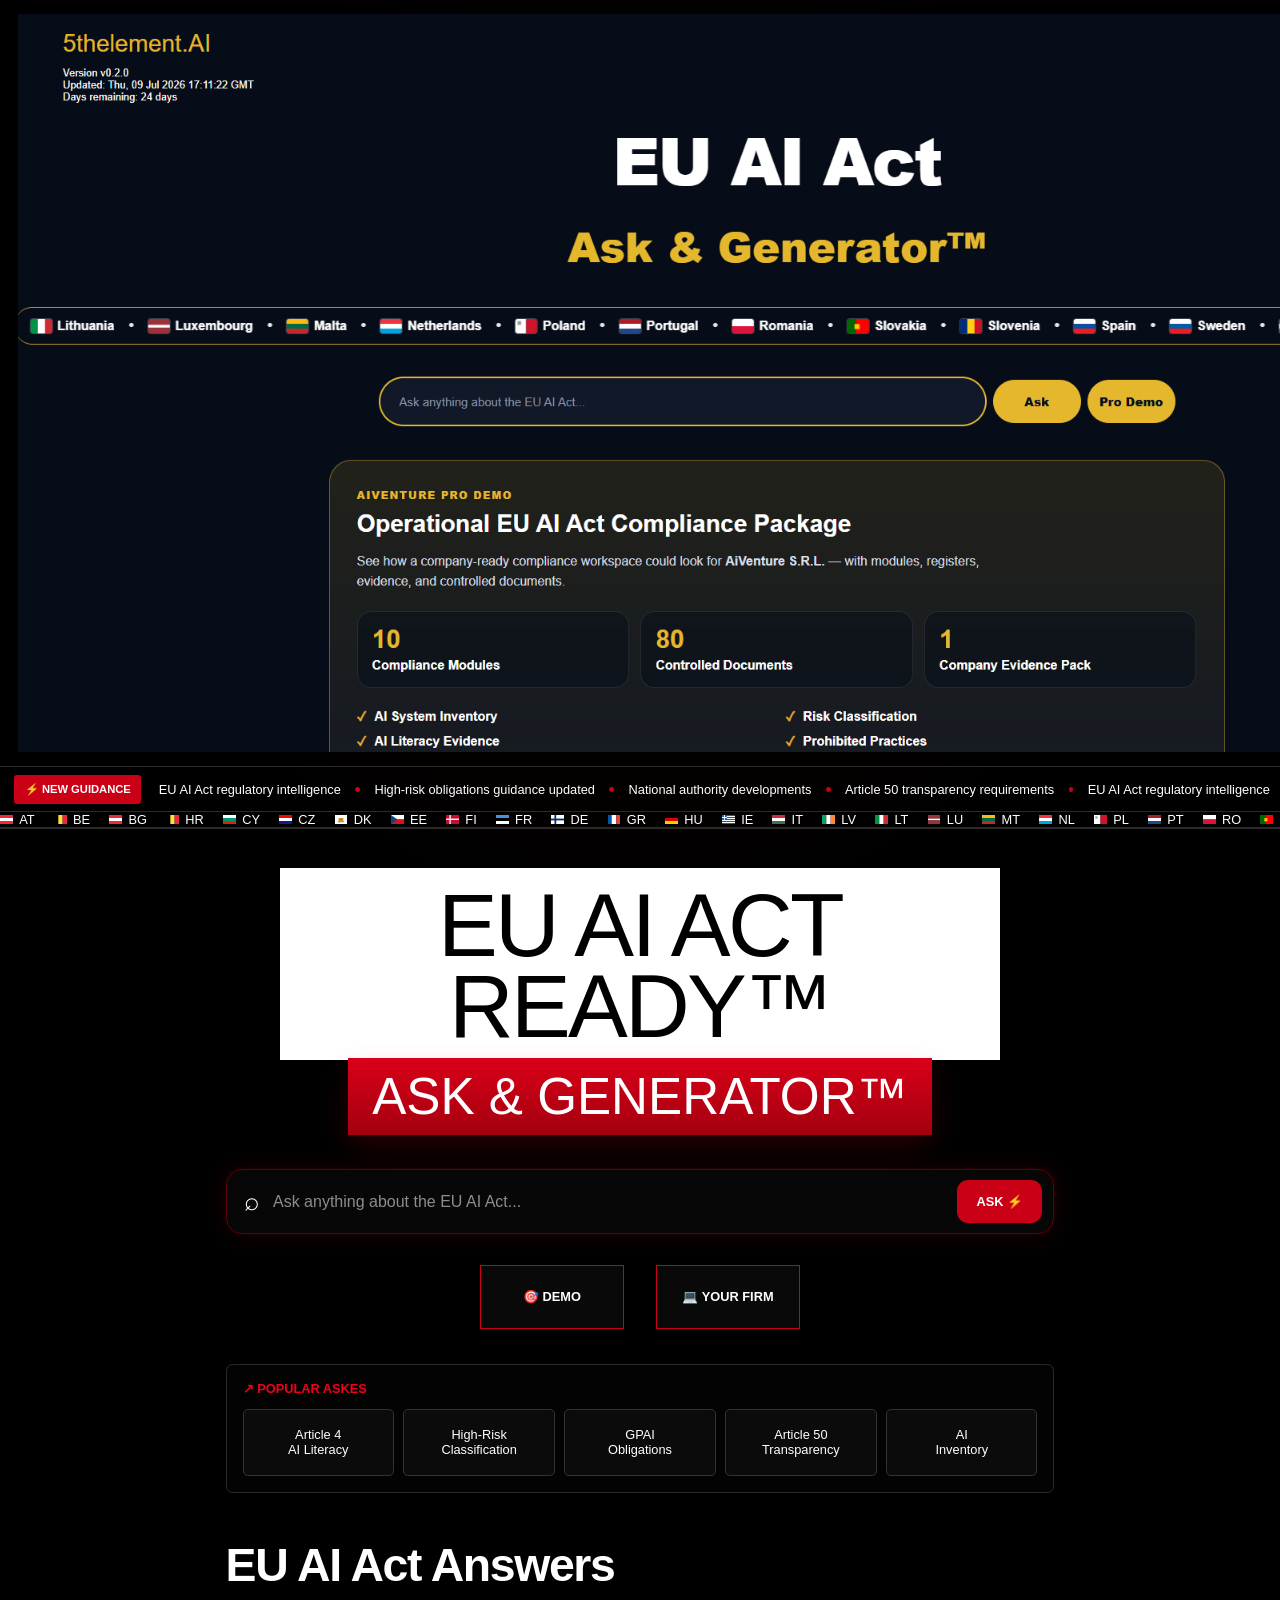
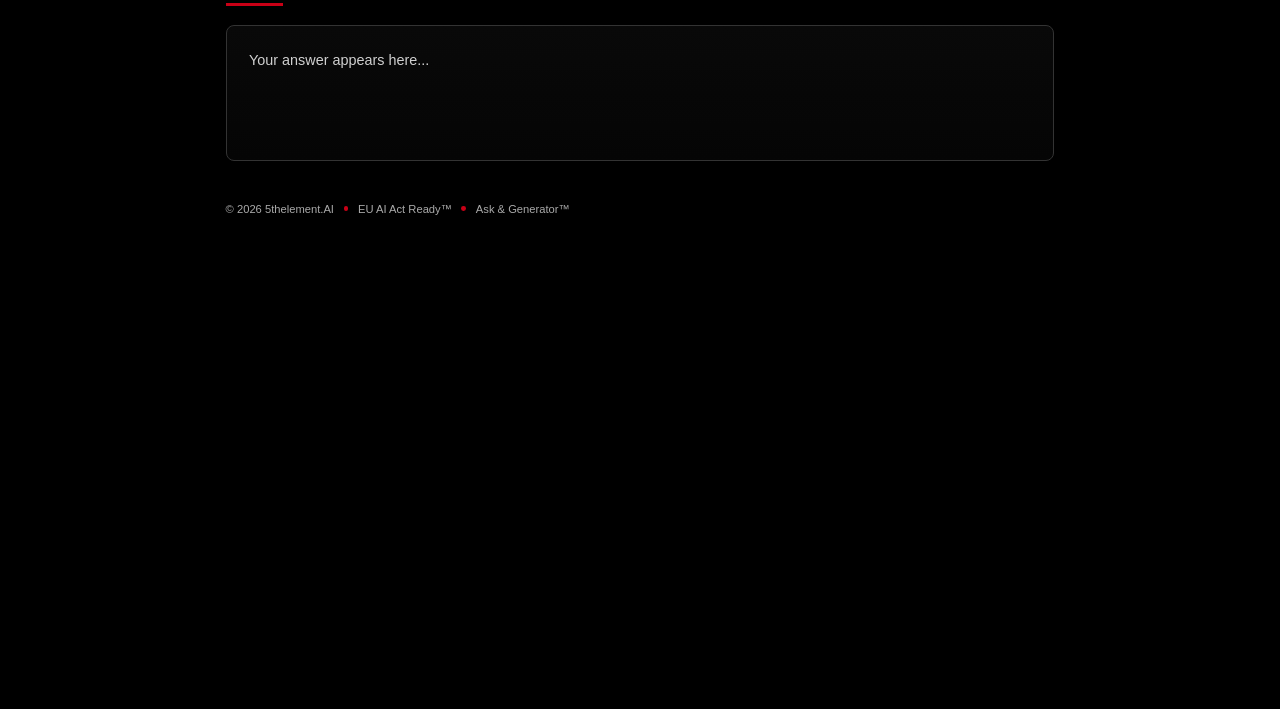
<file: index.html>
<!DOCTYPE html>
<html lang="en">
<head>
<meta charset="UTF-8">
<meta name="viewport" content="width=device-width, initial-scale=1.0">

<title>EU AI Act Ask & Generator™ | EU AI Act Ready™</title>

<meta
  name="description"
  content="Ask the EU AI Act and generate structured compliance readiness guidance with EU AI Act Ready™."
>

<style>
:root{
  --black:#000;
  --panel:#090909;
  --panel2:#111;
  --white:#fff;
  --muted:#a8a8a8;
  --border:#2a2a2a;
  --red:#c90016;
  --red2:#ef001c;
}

*{
  box-sizing:border-box;
}
html{
  background:#000;
  color-scheme:dark;
  -webkit-text-size-adjust:100%;
  text-size-adjust:100%;
}
  
body{
  margin:0;
  min-height:100vh;
  background:
    radial-gradient(
      circle at 50% 22%,
      rgba(120,0,0,.12),
      transparent 34%
    ),
    #000;
  color:#fff;
  font-family:Inter,Arial,Helvetica,sans-serif;
  zoom:0.80;
}

a{
  color:inherit;
}

button,
input{
  font:inherit;
}

/* HEADER */

.site-header{
  min-height:84px;
  display:flex;
  align-items:center;
  justify-content:space-between;
  padding:18px 22px;
  border-bottom:1px solid var(--border);
}

.brand{
  display:flex;
  align-items:center;
  gap:12px;
  text-decoration:none;
}

.brand-mark{
  width:56px;
  height:56px;
  display:grid;
  place-items:center;
  border:1px solid var(--red);
  font-size:25px;
}

.brand-name{
  display:flex;
  flex-direction:column;
  font-weight:900;
  line-height:.92;
  font-size:20px;
}

.actions{
  display:flex;
  gap:12px;
  align-items:center;
}

.login{
  border:1px solid #777;
  padding:11px 18px;
  border-radius:8px;
  text-decoration:none;
}

.menu{
  background:none;
  border:0;
  color:#fff;
  font-size:28px;
  cursor:pointer;
}

/* NEWS AND COUNTRY STREAM */

.stream{
  border-bottom:1px solid var(--border);
}

.news,
.countries{
  heigh:48px;
  display:flex;
  align-items:center;
  overflow:hidden;
  border-bottom:1px solid var(--border);
}

.news{
  height:56px;
}

.news-label{
  flex:0 0 auto;
  margin-left:18px;
  padding:10px 13px;
  background:var(--red);
  border-radius:4px;
  font-size:14px;
  font-weight:900;
  z-index:2;
}

.viewport{
  overflow:hidden;
  min-width:0;
}

.news-track{
  width:max-content;
  display:flex;
  gap:18px;
  align-items:center;
  padding-left:22px;
  white-space:nowrap;
  animation:news 28s linear infinite;
}

.dot{
  width:6px;
  height:6px;
  border-radius:50%;
  background:var(--red);
  display:inline-block;
}
.country-track{
  width:max-content;
  display:flex;
  gap:24px;
  white-space:nowrap;
  animation:countries 60s linear infinite;
  transform:translateX(0);
}


/* MAIN */

main{
  width:min(100%,1080px);
  margin:0 auto;
  padding:48px 22px 24px;
}

/* HERO */

.hero{
  display:flex;
  flex-direction:column;
  align-items:center;
}

.hero-title{
  width:100%;
  max-width:900px;
  background:#fff;
  color:#000;
  text-align:center;
  font-family:Impact,"Arial Narrow",sans-serif;
  font-size:clamp(50px,9vw,112px);
  line-height:.9;
  letter-spacing:-.03em;
  padding:22px 18px 17px;
  text-transform:uppercase;
}

.hero-subtitle{
  margin-top:-2px;
  background:linear-gradient(#d90018,#a30010);
  color:#fff;
  text-align:center;
  font-family:Impact,"Arial Narrow",sans-serif;
  font-size:clamp(31px,5vw,64px);
  line-height:1;
  padding:16px 30px;
  text-transform:uppercase;
  box-shadow:0 14px 32px rgba(200,0,20,.2);
}

/* Ask */

.Ask-wrap{
  padding-top:42px;
}

.Ask-shell{
  display:grid;
  grid-template-columns:auto 1fr auto;
  gap:14px;
  align-items:center;
  min-height:82px;
  padding:12px 14px 12px 22px;
  border:1px solid #5b000a;
  border-radius:20px;
  background:rgba(8,8,8,.9);
  box-shadow:
    0 0 0 1px rgba(255,0,25,.08),
    0 0 28px rgba(255,0,25,.12);
}

.Ask-icon{
  font-size:32px;
}

.Ask-shell input{
  width:100%;
  min-width:0;
  border:0;
  outline:0;
  background:transparent;
  color:#fff;
  font-size:20px;
}

.Ask-shell input::placeholder{
  color:#8d8d8d;
}

.Ask-shell button{
  min-height:54px;
  border:0;
  border-radius:14px;
  padding:0 24px;
  background:var(--red);
  color:#fff;
  font-weight:900;
  cursor:pointer;
}

/* DEMO AND FIRM LINKS */

.links{
   display:flex;
  justify-content:center;
  align-items:center;
  gap:40px;
  margin:38px auto 0;
}
.links a{
  display:flex;
  flex-direction:column;
  align-items:center;
  justify-content:center;
  width:180px;
  height:80px;
  gap:7px;
  border:2px solid var(--red);
  border-radius:0px;
  background:#090909;
  color:#fff;
  text-align:center;
  text-decoration:none;
  font-size:16px;
  text-decoration:none;
  font-weight:900;
  transition:.2s;
}

.links a:hover{
  background:var(--red);
}


.links strong{
  font-size:16px;
  font-weight:900
}

.links span{
  color:var(--muted);
  font-size:14px;
}

.divider{
  width:1px;
  height:72px;
  background:var(--border);
}

/* POPULAR AskES */

.popular{
  margin-top:44px;
  padding:20px;
  border:1px solid var(--border);
  border-radius:8px;
  background:rgba(5,5,5,.78);
}

.popular h2{
  margin:0 0 16px;
  color:var(--red2);
  font-size:16px;
  text-transform:uppercase;
}

.chips{
  display:grid;
  grid-template-columns:repeat(5,1fr);
  gap:12px;
}

.chips button{
  min-height:84px;
  border:1px solid #333;
  border-radius:6px;
  background:#0b0b0b;
  color:#fff;
  padding:12px;
  cursor:pointer;
}

.chips button:hover{
  border-color:var(--red);
  background:#140004;
}

/* ANSWER AREA */

.answers{
  margin-top:56px;
}

.answers h2{
  margin:0;
  font-size:clamp(34px,6vw,58px);
  letter-spacing:-.03em;
}

.redline{
  width:72px;
  height:4px;
  background:var(--red);
  margin-top:14px;
}

.answer-box{
  min-height:170px;
  margin-top:24px;
  padding:28px;
  border:1px solid #333;
  border-radius:10px;
  background:linear-gradient(#090909,#050505);
  color:#d0d0d0;
  font-size:18px;
  line-height:1.6;
}

/* FOOTER */

footer{
  width:min(100%,1080px);
  margin:0 auto;
  padding:28px 22px 40px;
  display:flex;
  gap:12px;
  align-items:center;
  flex-wrap:wrap;
  color:#aaa;
  font-size:14px;
}

/* ANIMATIONS */

@keyframes news{
  from{
    transform:translateX(0);
  }

  to{
    transform:translateX(-45%);
  }
}
@keyframes countries{
  from{
    transform:translateX(0);
  }

  to{
    transform:translateX(-45%);
  }
}

/* MOBILE */

@media(max-width:720px){

  .site-header{
    min-height:76px;
    padding:15px;
  }

  .brand-mark{
    width:48px;
    height:48px;
  }

  .brand-name{
    font-size:17px;
  }

  .login{
    padding:9px 14px;
  }

  main{
    padding:38px 16px 22px;
  }

  .hero-title{
    font-size:clamp(48px,13vw,76px);
    padding:18px 10px 14px;
  }

  .hero-subtitle{
    max-width:88%;
    font-size:clamp(28px,7vw,43px);
    padding:13px 18px;
  }

  .Ask-shell{
    min-height:74px;
    padding-left:16px;
  }

  .Ask-shell button{
    min-height:50px;
    padding:0 16px;
  }

  .links{
    gap:14px;
  }

  .chips{
    display:flex;
    overflow-x:auto;
    padding-bottom:6px;
  }

  .chips button{
    flex:0 0 145px;
  }
}

@media(prefers-reduced-motion:reduce){

  .news-track,
  .country-track{
    animation:none;
  }
}
  .country-track{
  width:max-content;
  display:flex;
  gap:24px;
  white-space:nowrap;
  animation:countries 60s linear infinite;
  transform:translateX(0);
}

.country-track span{
  display:flex;
  align-items:center;
  gap:8px;
}

.country-track img{
  width:16px;
  height:11px;
  object-fit:cover;
}
</style>
</head>

<body>

<header class="site-header">

  <a class="brand" href="#">
    <img 
  src="assets/logo/5thelement-logo.png"
  alt="5thelement.AI"
  class="brand-logo"
>
  </a>

  <div class="actions">
    <a class="login" href="#">Login</a>

    <button class="menu" aria-label="Menu">
      ☰
    </button>
  </div>

</header>

<section class="stream">

  <div class="news">

    <span class="news-label">
      ⚡  NEW GUIDANCE
    </span>

    <div class="viewport">

      <div class="news-track">
        <span>EU AI Act regulatory intelligence</span>
        <span class="dot"></span>

        <span>High-risk obligations guidance updated</span>
        <span class="dot"></span>

        <span>National authority developments</span>
        <span class="dot"></span>

        <span>Article 50 transparency requirements</span>
        <span class="dot"></span>

        <span>EU AI Act regulatory intelligence</span>
      </div>

    </div>

  </div>
<div class="countries">

  <div class="country-track">

    <span><img src="assets/flags/at.svg"> AT</span>
    <span><img src="assets/flags/be.svg"> BE</span>
    <span><img src="assets/flags/bg.svg"> BG</span>
    <span><img src="assets/flags/hr.svg"> HR</span>
    <span><img src="assets/flags/cy.svg"> CY</span>
    <span><img src="assets/flags/cz.svg"> CZ</span>
    <span><img src="assets/flags/dk.svg"> DK</span>
    <span><img src="assets/flags/ee.svg"> EE</span>
    <span><img src="assets/flags/fi.svg"> FI</span>
    <span><img src="assets/flags/fr.svg"> FR</span>
    <span><img src="assets/flags/de.svg"> DE</span>
    <span><img src="assets/flags/gr.svg"> GR</span>
    <span><img src="assets/flags/hu.svg"> HU</span>
    <span><img src="assets/flags/ie.svg"> IE</span>
    <span><img src="assets/flags/it.svg"> IT</span>
    <span><img src="assets/flags/lv.svg"> LV</span>
    <span><img src="assets/flags/lt.svg"> LT</span>
    <span><img src="assets/flags/lu.svg"> LU</span>
    <span><img src="assets/flags/mt.svg"> MT</span>
    <span><img src="assets/flags/nl.svg"> NL</span>
    <span><img src="assets/flags/pl.svg"> PL</span>
    <span><img src="assets/flags/pt.svg"> PT</span>
    <span><img src="assets/flags/ro.svg"> RO</span>
    <span><img src="assets/flags/sk.svg"> SK</span>
    <span><img src="assets/flags/si.svg"> SI</span>
    <span><img src="assets/flags/es.svg"> ES</span>
    <span><img src="assets/flags/se.svg"> SE</span>

  </div>

</div>
</section>

<main>

  <section class="hero">

    <div class="hero-title">
      EU AI ACT READY™
    </div>

    <div class="hero-subtitle">
      Ask &amp; GENERATOR™
    </div>

  </section>

  <section class="Ask-wrap">

    <div class="Ask-shell">

      <span class="Ask-icon">
        ⌕
      </span>

      <input
        id="question"
        type="text"
        placeholder="Ask anything about the EU AI Act..."
        autocomplete="off"
      >

      <button id="ask">
        ASK ⚡
      </button>

    </div>

    <div class="links">

  <a href="demo.html">
    <strong>🎯 DEMO</strong>
  </a>

  <a href="your-firm.html">
    <strong>💻 YOUR FIRM</strong>
  </a>

</div>

  </section>

  <section class="popular">

    <h2>
      ↗ Popular Askes
    </h2>

    <div class="chips">

      <button
        data-q="What does Article 4 require for AI literacy?"
      >
        Article 4<br>
        AI Literacy
      </button>

      <button
        data-q="How do I classify a high-risk AI system?"
      >
        High-Risk<br>
        Classification
      </button>
<button
  data-q="Article 53?"
>
  GPAI<br>
  Obligations
</button>
      
      <button
        data-q="What does Article 50 require?"
      >
        Article 50<br>
        Transparency
      </button>

      <button
        data-q="How should I create an AI inventory?"
      >
        AI<br>
        Inventory
      </button>

    </div>

  </section>

  <section class="answers">

    <h2>
      EU AI Act Answers
    </h2>

    <div class="redline"></div>

    <div
      id="answer"
      class="answer-box"
    >
      Your answer appears here...
    </div>

  </section>

</main>

<footer>

  <span>
    © 2026 5thelement.AI
  </span>

  <span class="dot"></span>

  <span>
    EU AI Act Ready™
  </span>

  <span class="dot"></span>

  <span>
    Ask &amp; Generator™
  </span>

</footer>
<script>

const API =
"https://eu-ai-act-search-api.aipath512.workers.dev/search?q=";
const questionInput =
document.getElementById("question");

const answerBox =
document.getElementById("answer");

const askButton =
document.getElementById("ask");


async function ask(){

const question =
questionInput.value.trim();


if(!question){

answerBox.textContent =
"Please ask a question first.";

return;

}


askButton.disabled=true;
askButton.textContent="ASKING...";


try{

const response =
await fetch(
API + encodeURIComponent(question)
);


const data =
await response.json();


const results =
data.results || [];


answerBox.innerHTML =
results.map((x)=>

`<div>
${x.snippet || ""}
</div>`

).join("")

||

"No answer found.";


}

catch(error){

answerBox.textContent =
error.message;

}


askButton.disabled=false;
askButton.textContent="ASK ⚡";

}



askButton.addEventListener(
"click",
ask
);


questionInput.addEventListener(
"keydown",
(e)=>{

if(e.key==="Enter"){
ask();
}

});
document.querySelectorAll(".chips button").forEach(button => {

  button.addEventListener("click", () => {

    questionInput.value = button.dataset.q;

    ask();

  });

});

</script>

  

</body>
</html>
</file>
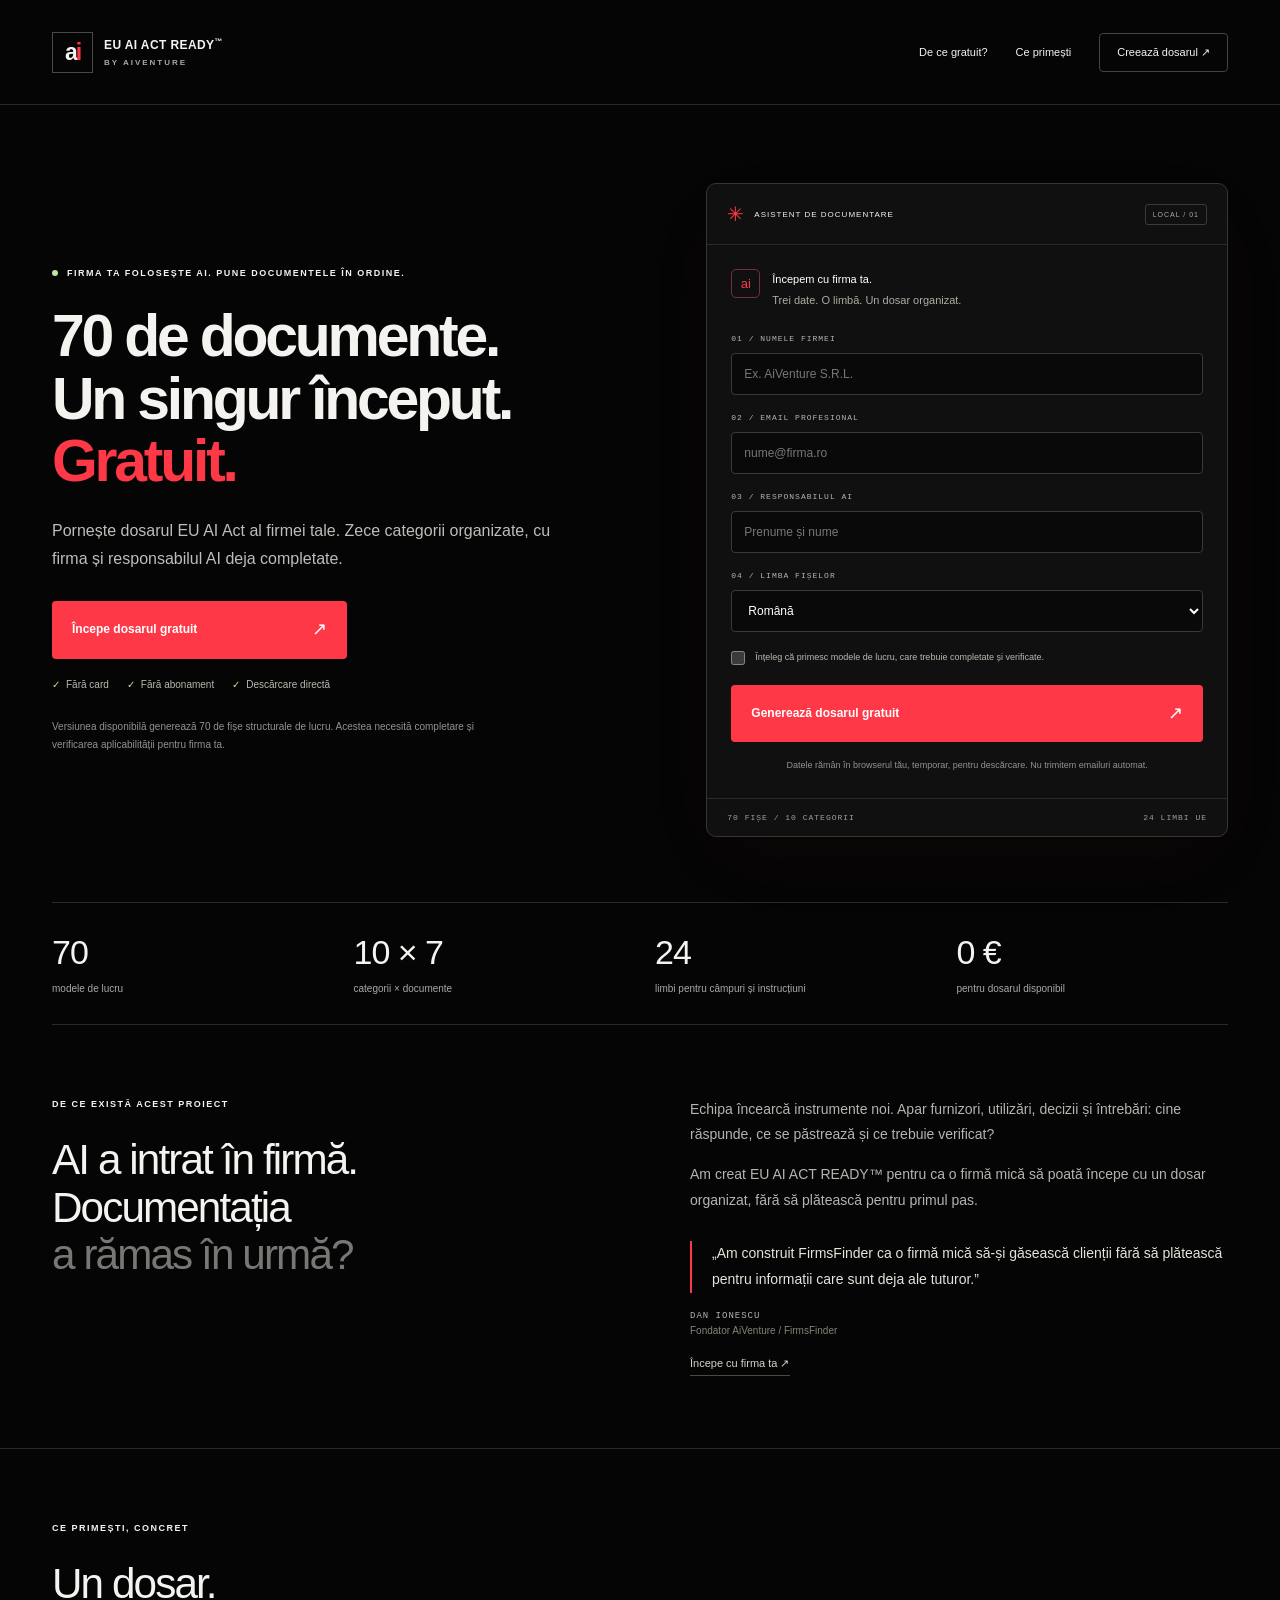
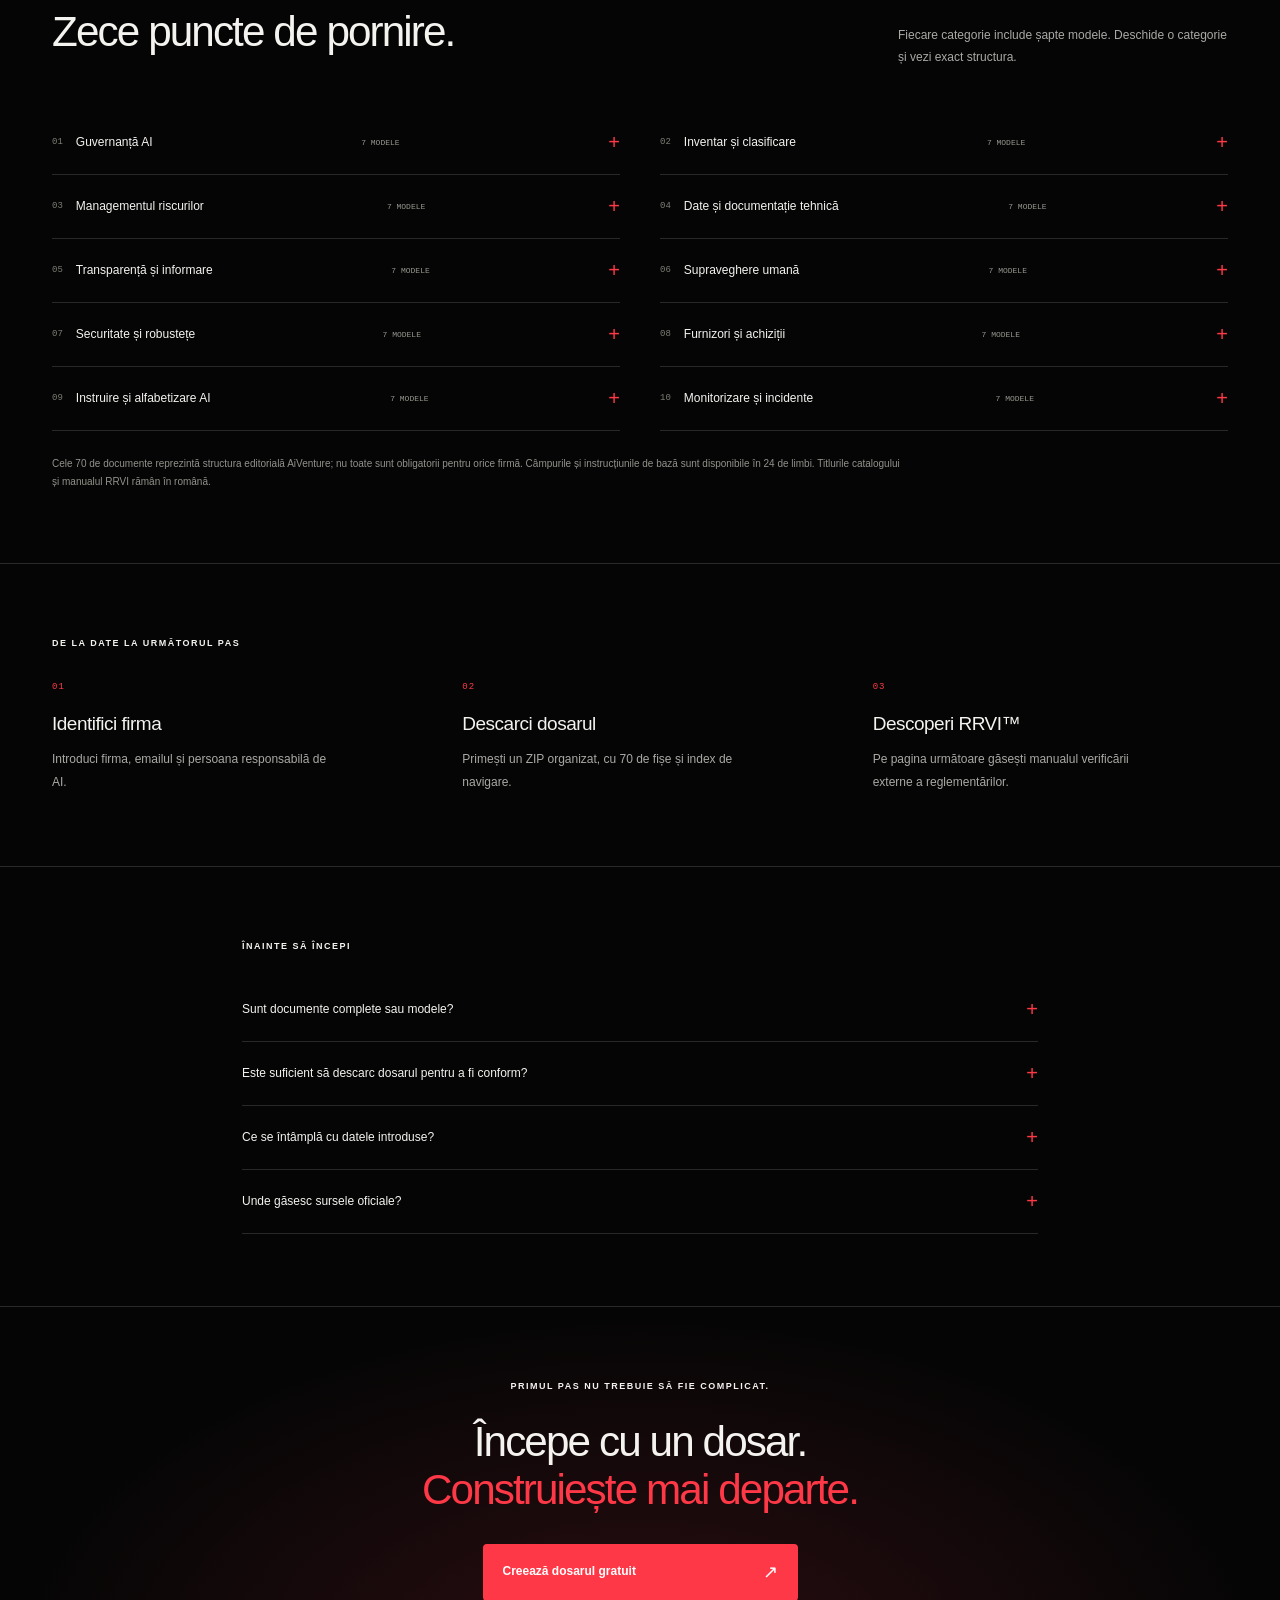
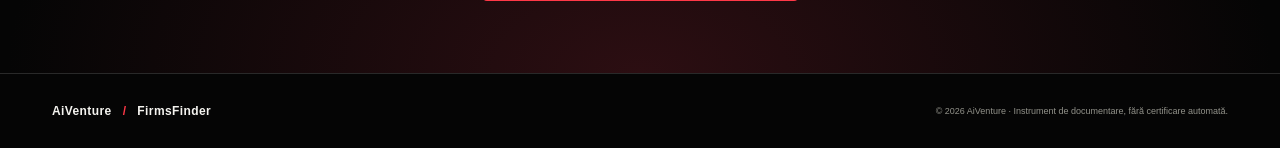
<file: campaign/index.html>
<!doctype html>
<html lang="ro"><head><meta charset="utf-8"><meta name="viewport" content="width=device-width,initial-scale=1"><meta name="theme-color" content="#050505"><title>EU AI ACT READY™ — Dosarul AI al firmei tale, gratuit</title><meta name="description" content="Începe gratuit dosarul EU AI Act al firmei tale: 70 de modele, 10 categorii și câmpuri în 24 de limbi. Un singur formular."><link rel="stylesheet" href="./style.css"><script defer src="./generator.js"></script><script defer src="./landing.js"></script></head><body><a class="skip" href="#main">Sari la conținut</a><header><a href="./" class="brand"><span class="brandmark">a<span>i</span></span><span>EU AI ACT READY<sup>™</sup><small>BY AIVENTURE</small></span></a><nav aria-label="Navigație principală"><a href="#poveste">De ce gratuit?</a><a href="#dosar">Ce primești</a><a class="navcta" href="#generator">Creează dosarul ↗</a></nav></header><main id="main"><section class="hero"><div class="herotext"><p class="eyebrow"><span class="statusdot"></span> FIRMA TA FOLOSEȘTE AI. PUNE DOCUMENTELE ÎN ORDINE.</p><h1>70 de documente.<br>Un singur început.<br><span class="accent">Gratuit.</span></h1><p class="lead">Pornește dosarul EU AI Act al firmei tale. Zece categorii organizate, cu firma și responsabilul AI deja completate.</p><a href="#generator" class="button primary herobutton">Începe dosarul gratuit <span>↗</span></a><div class="trustline"><span>Fără card</span><span>Fără abonament</span><span>Descărcare directă</span></div><p class="disclosure">Versiunea disponibilă generează 70 de fișe structurale de lucru. Acestea necesită completare și verificarea aplicabilității pentru firma ta.</p></div><div class="chat" id="generator"><div class="panelhead"><div><span class="miniicon">✳</span> ASISTENT DE DOCUMENTARE</div><span class="tag">LOCAL / 01</span></div><div class="chatinner"><div class="chatmessage"><span class="avatar">ai</span><p><strong>Începem cu firma ta.</strong><br>Trei date. O limbă. Un dosar organizat.</p></div><form id="dossier-form"><label for="company">01 / NUMELE FIRMEI</label><input id="company" name="company" placeholder="Ex. AiVenture S.R.L." maxlength="180" required autocomplete="organization"><label for="email">02 / EMAIL PROFESIONAL</label><input id="email" type="email" name="email" placeholder="nume@firma.ro" maxlength="180" required autocomplete="email"><label for="person">03 / RESPONSABILUL AI</label><input id="person" name="person" placeholder="Prenume și nume" maxlength="120" required autocomplete="name"><label for="language">04 / LIMBA FIȘELOR</label><select name="language" id="language"></select><label class="checkbox"><input type="checkbox" required><span>Înțeleg că primesc modele de lucru, care trebuie completate și verificate.</span></label><button class="button primary" type="submit">Generează dosarul gratuit <span>↗</span></button><p id="form-error" role="alert" class="error" hidden></p><p class="micro">Datele rămân în browserul tău, temporar, pentru descărcare. Nu trimitem emailuri automat.</p></form></div><div class="panelbottom"><span>70 FIȘE / 10 CATEGORII</span><span>24 LIMBI UE</span></div></div></section><div class="numbers"><div><strong>70</strong><span>modele de lucru</span></div><div><strong>10 × 7</strong><span>categorii × documente</span></div><div><strong>24</strong><span>limbi pentru câmpuri și instrucțiuni</span></div><div><strong>0 €</strong><span>pentru dosarul disponibil</span></div></div><section id="poveste" class="story"><div><p class="eyebrow">DE CE EXISTĂ ACEST PROIECT</p><h2>AI a intrat în firmă.<br>Documentația<br><span class="muted">a rămas în urmă?</span></h2></div><div class="storycopy"><p>Echipa încearcă instrumente noi. Apar furnizori, utilizări, decizii și întrebări: cine răspunde, ce se păstrează și ce trebuie verificat?</p><p>Am creat EU AI ACT READY™ pentru ca o firmă mică să poată începe cu un dosar organizat, fără să plătească pentru primul pas.</p><p class="quote">„Am construit FirmsFinder ca o firmă mică să-și găsească clienții fără să plătească pentru informații care sunt deja ale tuturor.”</p><p class="attribution">DAN IONESCU <span>Fondator AiVenture / FirmsFinder</span></p><a class="textlink" href="#generator">Începe cu firma ta ↗</a></div></section><section id="dosar"><div class="sectionheading"><div><p class="eyebrow">CE PRIMEȘTI, CONCRET</p><h2>Un dosar.<br>Zece puncte de pornire.</h2></div><p>Fiecare categorie include șapte modele. Deschide o categorie și vezi exact structura.</p></div><div class="catalog" id="catalog"></div><p class="micro catalogue-note">Cele 70 de documente reprezintă structura editorială AiVenture; nu toate sunt obligatorii pentru orice firmă. Câmpurile și instrucțiunile de bază sunt disponibile în 24 de limbi. Titlurile catalogului și manualul RRVI rămân în română.</p></section><section class="how"><p class="eyebrow">DE LA DATE LA URMĂTORUL PAS</p><div class="steps"><article><span>01</span><h3>Identifici firma</h3><p>Introduci firma, emailul și persoana responsabilă de AI.</p></article><article><span>02</span><h3>Descarci dosarul</h3><p>Primești un ZIP organizat, cu 70 de fișe și index de navigare.</p></article><article><span>03</span><h3>Descoperi RRVI™</h3><p>Pe pagina următoare găsești manualul verificării externe a reglementărilor.</p></article></div></section><section class="faq"><p class="eyebrow">ÎNAINTE SĂ ÎNCEPI</p><details><summary>Sunt documente complete sau modele?</summary><p>În această versiune sunt fișe structurale personalizate: scop, responsabil, câmpuri de completat, dovezi și aprobare. Documentele juridice integrale, adaptarea automată la sistemele AI și traducerea juridică integrală nu sunt conectate.</p></details><details><summary>Este suficient să descarc dosarul pentru a fi conform?</summary><p>Nu. Trebuie stabilite rolul firmei, utilizările AI, riscurile și obligațiile aplicabile. Dosarul organizează munca; descărcarea nu certifică firma.</p></details><details><summary>Ce se întâmplă cu datele introduse?</summary><p>Rămân în sessionStorage în această filă, cel mult 30 de minute. Sunt incluse în fișierele descărcate. Le poți șterge din pagina următoare. Nu sunt trimise către un server sau un serviciu de email.</p></details><details><summary>Unde găsesc sursele oficiale?</summary><p><a href="https://eur-lex.europa.eu/eli/reg/2024/1689/oj" target="_blank" rel="noopener">Regulamentul (UE) 2024/1689 — EUR-Lex ↗</a><br><a href="https://digital-strategy.ec.europa.eu/en/policies/regulatory-framework-ai" target="_blank" rel="noopener">Comisia Europeană — cadrul AI Act ↗</a></p></details></section><section class="lastcta"><p class="eyebrow">PRIMUL PAS NU TREBUIE SĂ FIE COMPLICAT.</p><h2>Începe cu un dosar.<br><span class="accent">Construiește mai departe.</span></h2><a href="#generator" class="button primary">Creează dosarul gratuit <span>↗</span></a></section></main><footer><a class="brand" href="https://firmsfinder.eu">AiVenture <span class="accent">/</span> FirmsFinder</a><span>© 2026 AiVenture · Instrument de documentare, fără certificare automată.</span></footer></body></html>
</file>
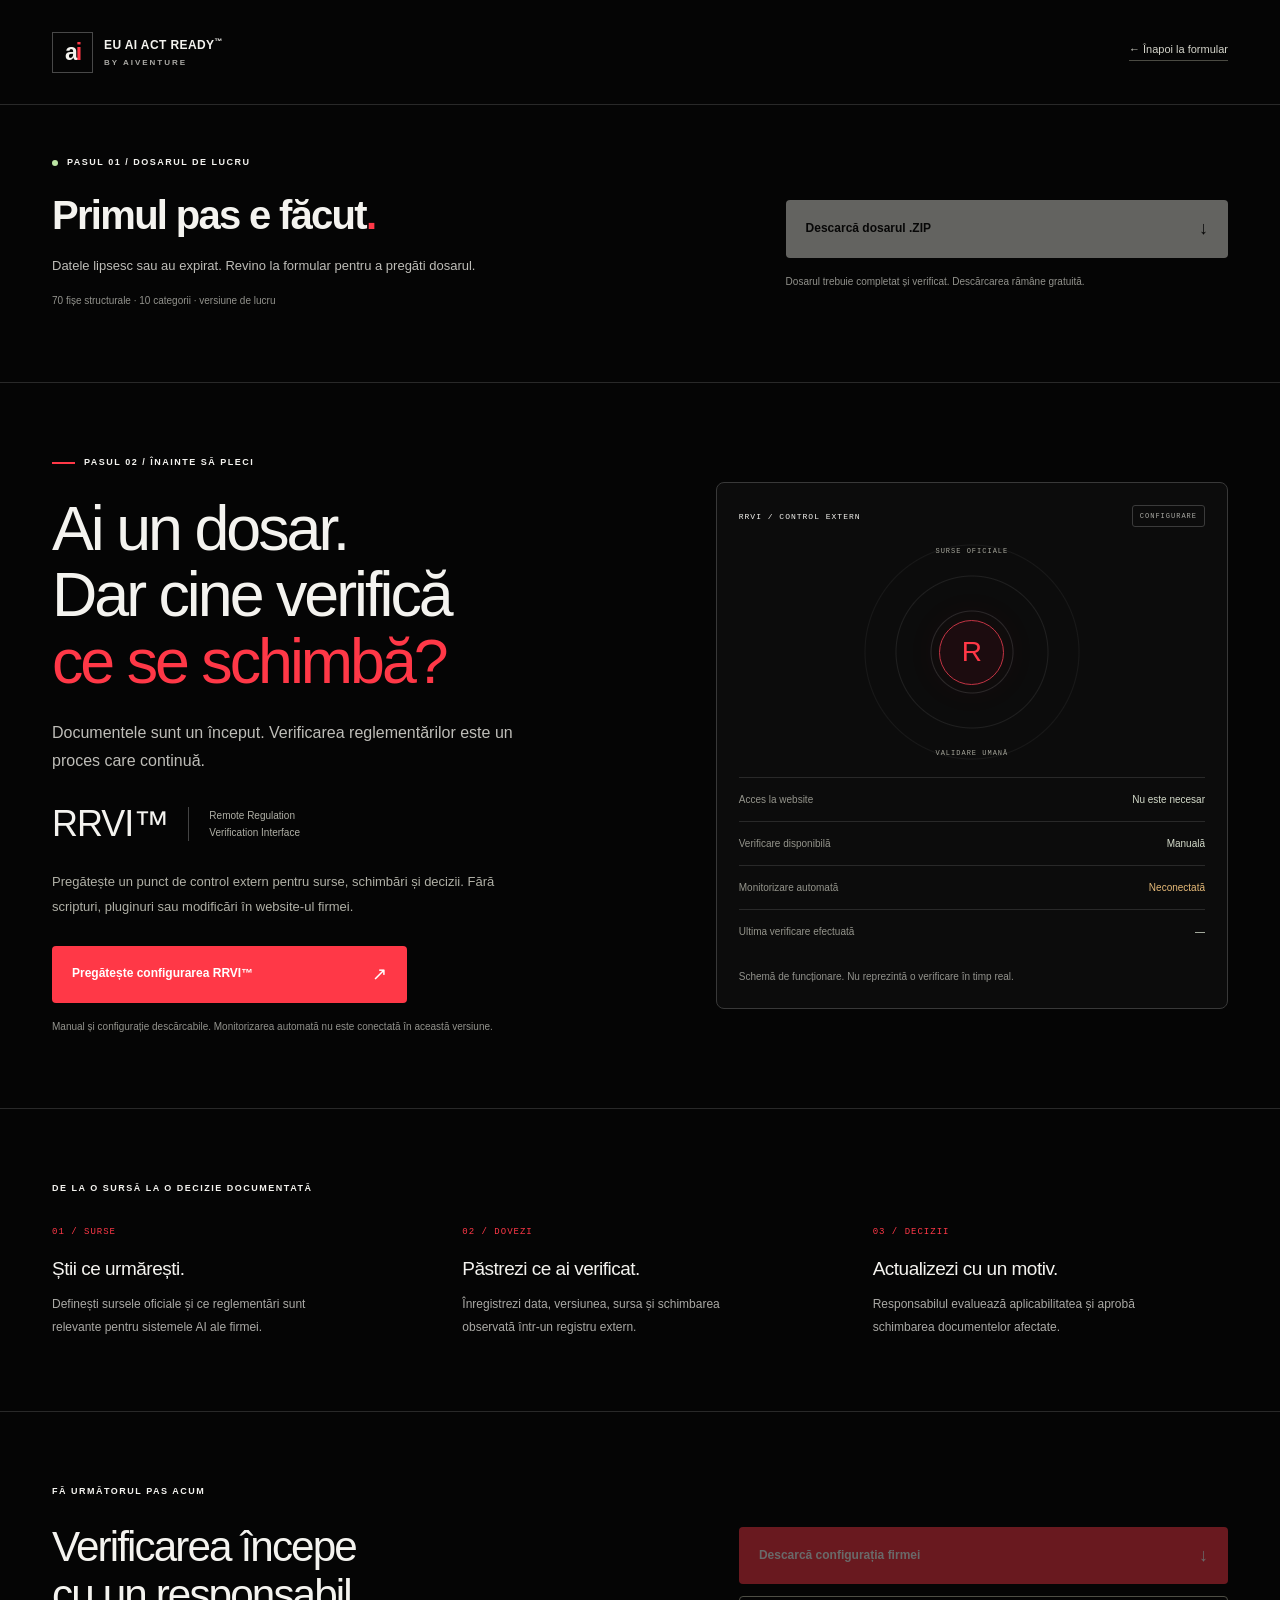
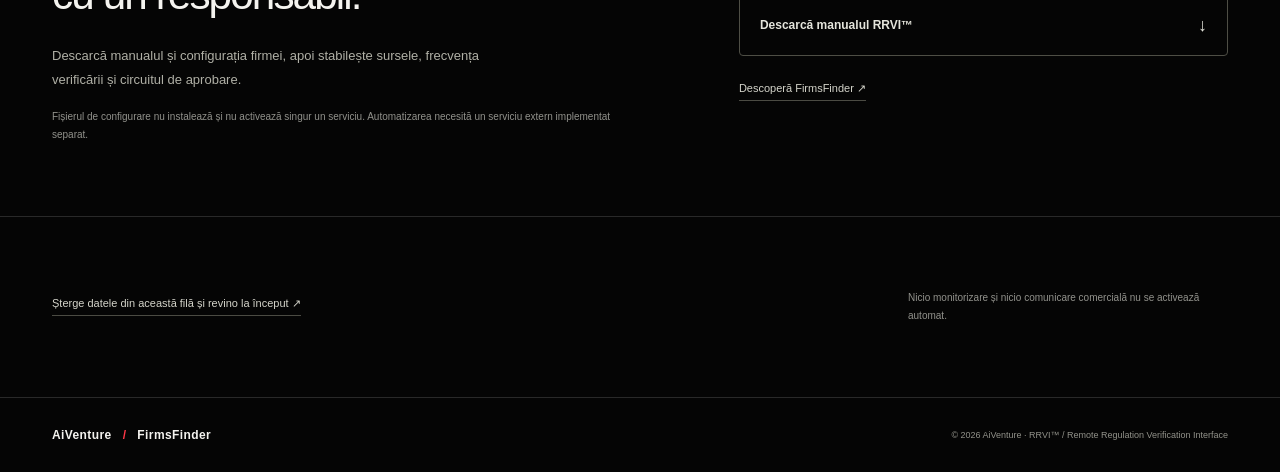
<file: campaign/thank-you/index.html>
<!doctype html><html lang="ro"><head><meta charset="utf-8"><meta name="viewport" content="width=device-width,initial-scale=1"><meta name="theme-color" content="#050505"><meta name="robots" content="noindex,nofollow"><title>Dosarul tău și următorul pas — RRVI™ | AiVenture</title><meta name="description" content="Descarcă dosarul de lucru și descoperă RRVI: verificarea externă a reglementărilor, fără intervenție pe website."><link rel="stylesheet" href="../style.css"><script defer src="../generator.js"></script><script defer src="../thank-you.js"></script></head><body class="thankyou"><a class="skip" href="#main">Sari la conținut</a><header><a class="brand" href="../"><span class="brandmark">a<span>i</span></span><span>EU AI ACT READY<sup>™</sup><small>BY AIVENTURE</small></span></a><a href="../#generator" class="textlink">← Înapoi la formular</a></header><main id="main"><section class="confirmation"><p class="eyebrow"><span class="statusdot"></span> PASUL 01 / DOSARUL DE LUCRU</p><div class="confirmrow"><div><h1>Primul pas e făcut<span class="accent">.</span></h1><p id="confirmation-message" class="lead">Completează formularul pentru a pregăti dosarul firmei tale.</p><p class="micro">70 fișe structurale · 10 categorii · versiune de lucru</p></div><div class="downloadpanel"><button class="button light" id="download" disabled>Descarcă dosarul .ZIP <span>↓</span></button><p class="micro" id="download-note">Dosarul trebuie completat și verificat. Descărcarea rămâne gratuită.</p><p class="downloadstatus" id="download-status" role="status"></p></div></div></section><section class="rrvihero"><div class="rrvitext"><p class="eyebrow"><span class="redline"></span> PASUL 02 / ÎNAINTE SĂ PLECI</p><h2>Ai un dosar.<br>Dar cine verifică<br><span class="accent">ce se schimbă?</span></h2><p class="lead">Documentele sunt un început. Verificarea reglementărilor este un proces care continuă.</p><p class="rrvi-name">RRVI™<span>Remote Regulation<br>Verification Interface</span></p><p class="bodycopy">Pregătește un punct de control extern pentru surse, schimbări și decizii. Fără scripturi, pluginuri sau modificări în website-ul firmei.</p><a class="button primary" href="#configurare">Pregătește configurarea RRVI™ <span>↗</span></a><p class="micro">Manual și configurație descărcabile. Monitorizarea automată nu este conectată în această versiune.</p></div><div class="monitor"><div class="monitorhead"><span>RRVI / CONTROL EXTERN</span><span class="tag">CONFIGURARE</span></div><div class="radar"><span class="radarcore">R</span><div class="radarlabel labeltop">SURSE OFICIALE</div><div class="radarlabel labelbottom">VALIDARE UMANĂ</div></div><div class="monitorrow"><span>Acces la website</span><b>Nu este necesar</b></div><div class="monitorrow"><span>Verificare disponibilă</span><b>Manuală</b></div><div class="monitorrow"><span>Monitorizare automată</span><b class="warning">Neconectată</b></div><div class="monitorrow"><span>Ultima verificare efectuată</span><b>—</b></div><p class="micro">Schemă de funcționare. Nu reprezintă o verificare în timp real.</p></div></section><section class="rrvibenefits"><p class="eyebrow">DE LA O SURSĂ LA O DECIZIE DOCUMENTATĂ</p><div class="steps"><article><span>01 / SURSE</span><h3>Știi ce urmărești.</h3><p>Definești sursele oficiale și ce reglementări sunt relevante pentru sistemele AI ale firmei.</p></article><article><span>02 / DOVEZI</span><h3>Păstrezi ce ai verificat.</h3><p>Înregistrezi data, versiunea, sursa și schimbarea observată într-un registru extern.</p></article><article><span>03 / DECIZII</span><h3>Actualizezi cu un motiv.</h3><p>Responsabilul evaluează aplicabilitatea și aprobă schimbarea documentelor afectate.</p></article></div></section><section id="configurare" class="configuration"><div><p class="eyebrow">FĂ URMĂTORUL PAS ACUM</p><h2>Verificarea începe<br>cu un responsabil.</h2><p class="bodycopy">Descarcă manualul și configurația firmei, apoi stabilește sursele, frecvența verificării și circuitul de aprobare.</p><p class="micro">Fișierul de configurare nu instalează și nu activează singur un serviciu. Automatizarea necesită un serviciu extern implementat separat.</p></div><div class="configactions"><button class="button primary" id="config" disabled>Descarcă configurația firmei <span>↓</span></button><button class="button outline" id="manual">Descarcă manualul RRVI™ <span>↓</span></button><p id="config-status" role="status" class="downloadstatus"></p><a class="textlink" href="https://firmsfinder.eu">Descoperă FirmsFinder ↗</a></div></section><section class="exit"><a href="../" class="textlink" id="clear">Șterge datele din această filă și revino la început ↗</a><span class="micro">Nicio monitorizare și nicio comunicare comercială nu se activează automat.</span></section></main><footer><a class="brand" href="https://firmsfinder.eu">AiVenture <span class="accent">/</span> FirmsFinder</a><span>© 2026 AiVenture · RRVI™ / Remote Regulation Verification Interface</span></footer></body></html>
</file>
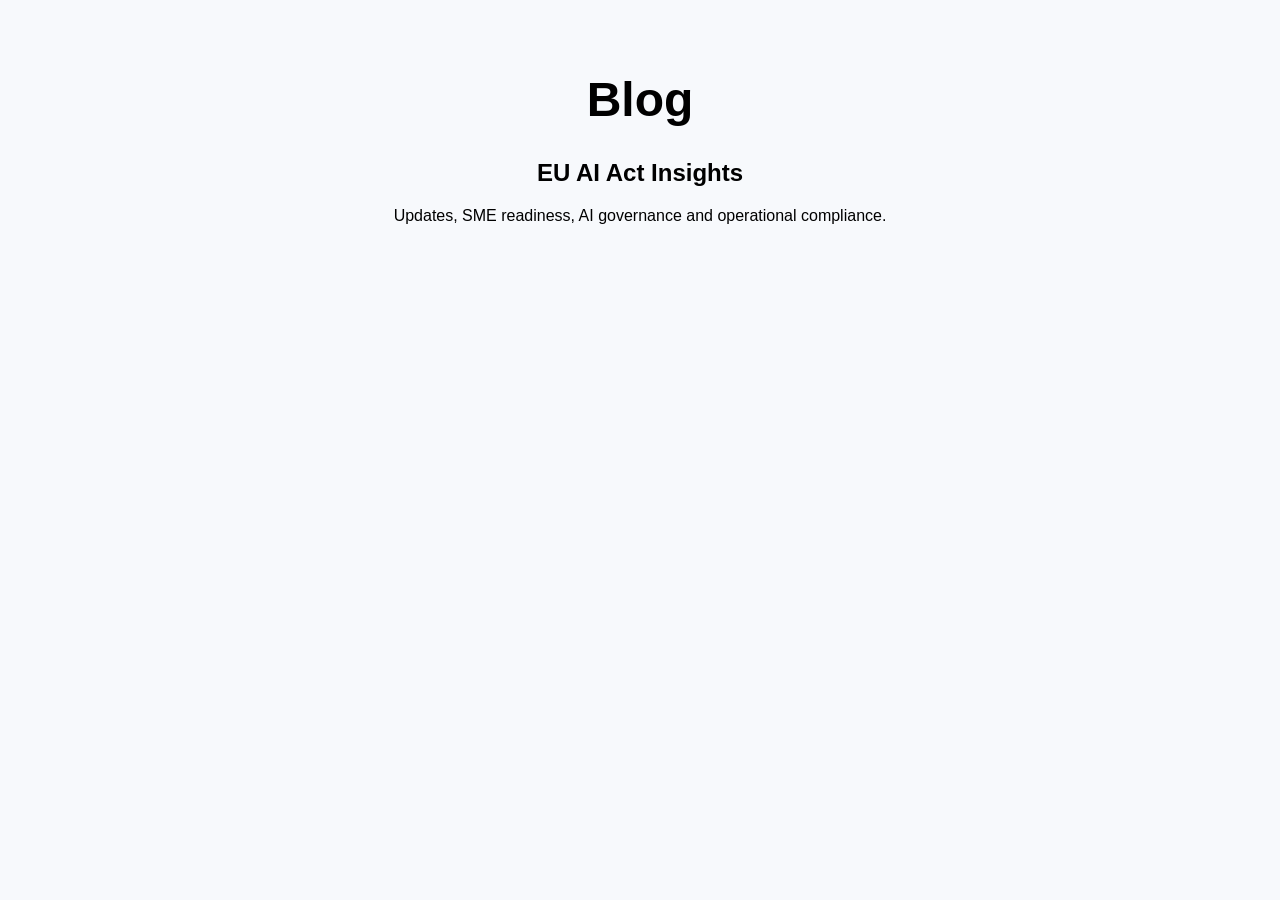
<file: blog.html>
<!doctype html>
<html><head><title>Blog - EU AI Act Ready</title><link rel="stylesheet" href="css/style.css"></head>
<body><main><h1>Blog</h1>
<h2>EU AI Act Insights</h2>
<p>Updates, SME readiness, AI governance and operational compliance.</p>
</main></body></html>
</file>
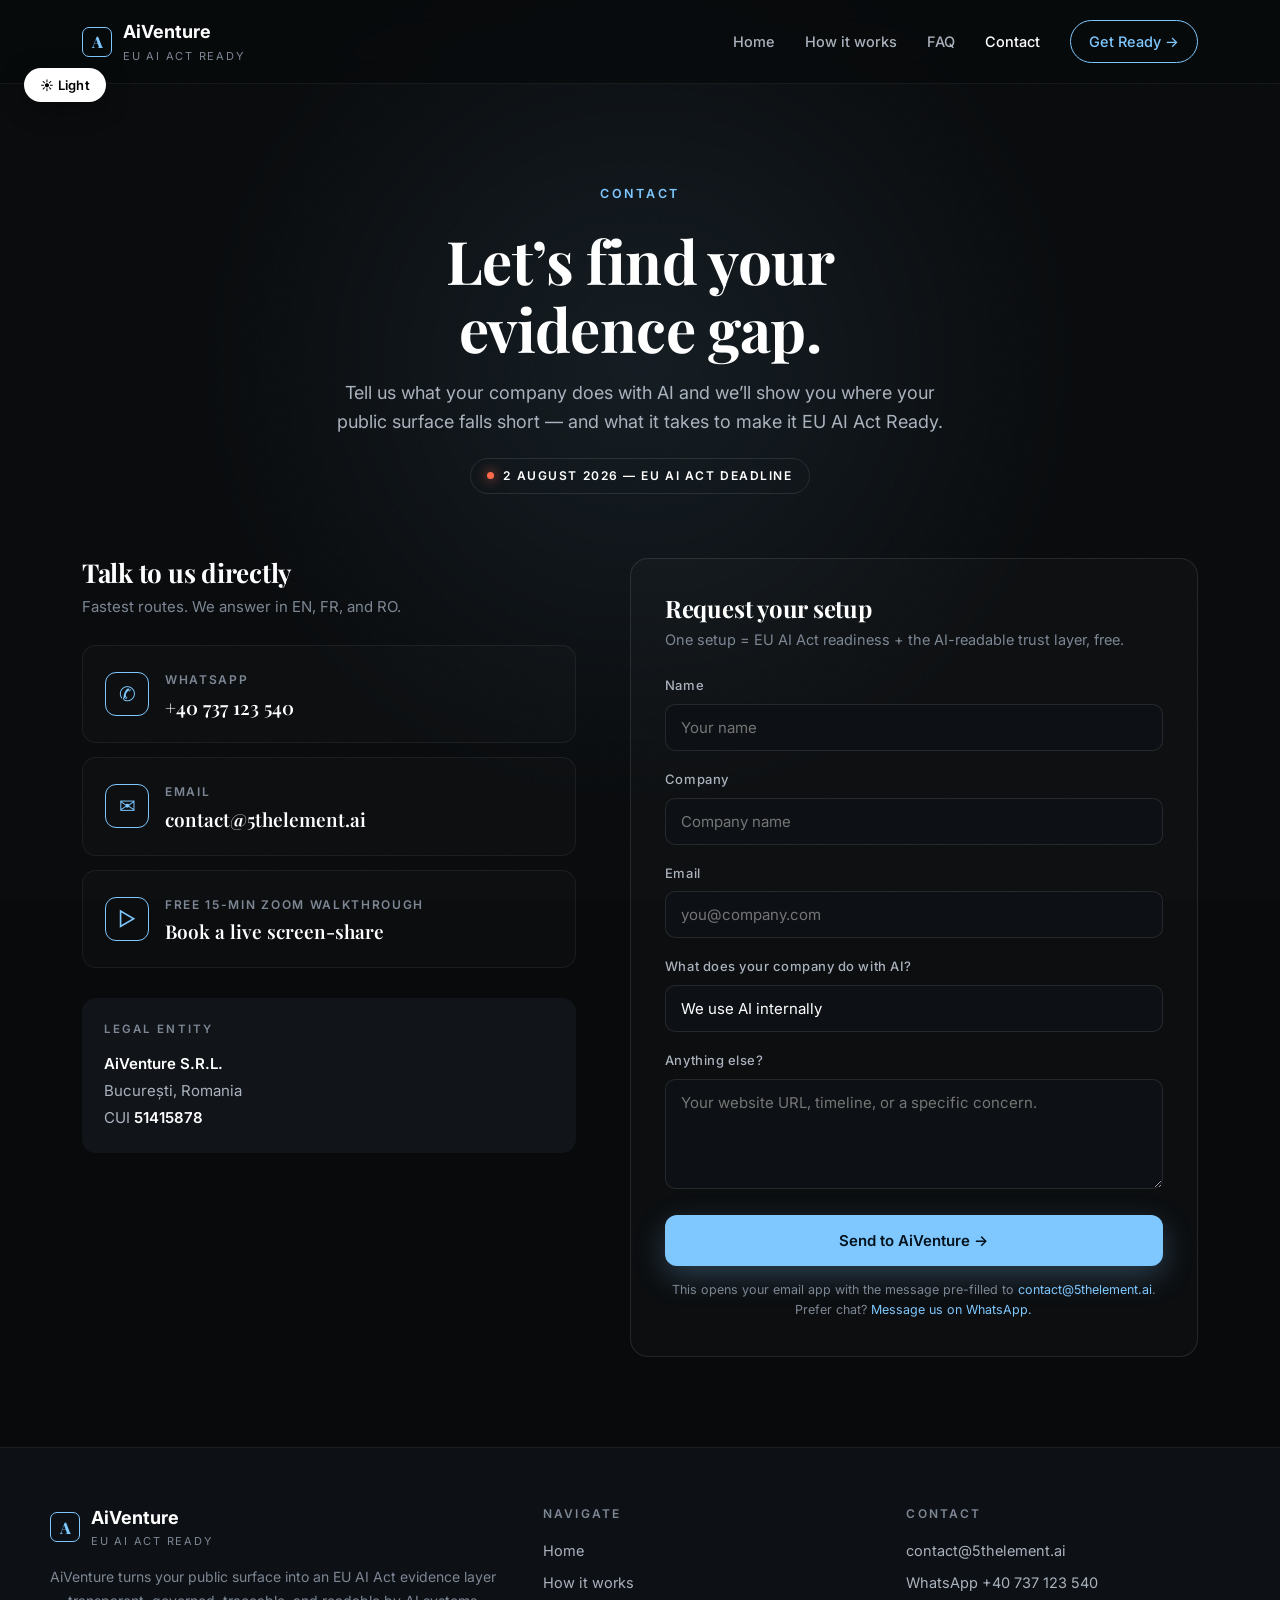
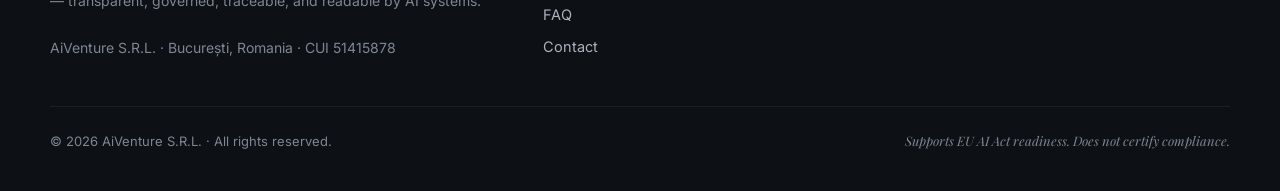
<file: contact.html>
<!DOCTYPE html>
<html lang="en">
<head>
<meta charset="UTF-8">
<meta name="viewport" content="width=device-width, initial-scale=1.0">
<title>Contact — EU AI Act Ready | AiVenture</title>
<meta name="description" content="Talk to AiVenture about making your public surface EU AI Act Ready before 2 August 2026. WhatsApp +40 737 123 540 · contact@5thelement.ai · AiVenture S.R.L., București, Romania, CUI 51415878.">
<link rel="canonical" href="https://eu-ai-act-ready.eu/contact.html">
<link rel="preconnect" href="https://fonts.googleapis.com">
<link rel="preconnect" href="https://fonts.gstatic.com" crossorigin>
<link href="https://fonts.googleapis.com/css2?family=Playfair+Display:ital,wght@0,400;0,500;0,600;0,700;0,800;0,900;1,400;1,500&family=Inter:wght@300;400;500;600;700&display=swap" rel="stylesheet">
<style>
:root{
  --bg:#080a0c;--bg2:#0d1014;--panel:#11151a;
  --text:#ffffff;--mid:#aab2bd;--soft:#7d8794;
  --accent:#7ec8ff;--accentdim:#3d6f96;
  --line:rgba(255,255,255,.10);--line2:rgba(255,255,255,.06);--red:#ff6a4d;--maxw:1180px;
}
*{margin:0;padding:0;box-sizing:border-box}
html{scroll-behavior:smooth}
body{font-family:'Inter',sans-serif;background:var(--bg);color:var(--text);line-height:1.6;-webkit-font-smoothing:antialiased;overflow-x:hidden}
.atmo{position:fixed;inset:0;z-index:0;pointer-events:none}
.atmo::before{content:"";position:absolute;top:-15%;left:50%;transform:translateX(-50%);width:1000px;height:1000px;border-radius:50%;background:radial-gradient(circle,rgba(126,200,255,.09),transparent 62%);filter:blur(20px)}
.atmo::after{content:"";position:absolute;inset:0;opacity:.035;background-image:url("data:image/svg+xml,%3Csvg xmlns='http://www.w3.org/2000/svg' width='120' height='120'%3E%3Cfilter id='n'%3E%3CfeTurbulence type='fractalNoise' baseFrequency='.9' numOctaves='2'/%3E%3C/filter%3E%3Crect width='100%25' height='100%25' filter='url(%23n)'/%3E%3C/svg%3E")}
main,header,footer{position:relative;z-index:1}
h1,h2,h3,.serif{font-family:'Playfair Display',serif;font-weight:700;line-height:1.14;letter-spacing:-.01em}

#toggle{position:fixed;top:68px;left:24px;z-index:99;display:inline-flex;align-items:center;gap:7px;padding:8px 15px;border-radius:30px;cursor:pointer;font-family:'Inter',sans-serif;font-size:13px;font-weight:600;letter-spacing:.02em;border:1px solid var(--line);background:#fff;color:#000;transition:transform .2s ease;box-shadow:0 6px 24px rgba(0,0,0,.35)}
#toggle:hover{transform:translateY(-2px)}
body.light-mode #toggle{background:#000;color:#fff;border-color:rgba(0,0,0,.2)}

header{position:sticky;top:0;z-index:50;backdrop-filter:blur(14px);background:rgba(8,10,12,.72);border-bottom:1px solid var(--line2)}
nav{max-width:var(--maxw);margin:0 auto;padding:18px 32px;display:flex;align-items:center;justify-content:space-between}
.brand{display:flex;align-items:center;gap:11px;text-decoration:none;color:var(--text);font-weight:700;font-size:18px}
.brand .mark{width:30px;height:30px;border-radius:7px;border:1.5px solid var(--accent);display:flex;align-items:center;justify-content:center;font-family:'Playfair Display',serif;font-weight:800;color:var(--accent);font-size:16px}
.brand small{display:block;font-family:'Inter',sans-serif;font-weight:400;font-size:11px;letter-spacing:.16em;color:var(--soft);text-transform:uppercase;margin-top:1px}
.navlinks{display:flex;align-items:center;gap:30px}
.navlinks a{color:var(--mid);text-decoration:none;font-size:14.5px;font-weight:500;transition:color .2s}
.navlinks a:hover,.navlinks a.active{color:var(--text)}
.navcta{padding:9px 18px;border:1px solid var(--accent);border-radius:30px;color:var(--accent)!important}
.navcta:hover{background:var(--accent);color:#04121d!important}
.menu-btn{display:none;background:none;border:none;color:var(--text);font-size:24px;cursor:pointer}

.pagehead{max-width:var(--maxw);margin:0 auto;padding:96px 32px 14px;text-align:center}
.eyebrow{font-family:'Inter',sans-serif;font-size:12.5px;font-weight:600;letter-spacing:.22em;text-transform:uppercase;color:var(--accent)}
.pagehead h1{font-size:clamp(36px,5.5vw,60px);margin:20px auto 16px;max-width:16ch}
.pagehead p{font-size:18px;color:var(--mid);max-width:58ch;margin:0 auto}
.deadline{display:inline-flex;align-items:center;gap:9px;border:1px solid var(--line);border-radius:40px;padding:7px 16px;font-size:12px;font-weight:600;letter-spacing:.13em;text-transform:uppercase;color:var(--text);margin-top:22px}
.deadline .dot{width:7px;height:7px;border-radius:50%;background:var(--red);box-shadow:0 0 12px var(--red);animation:pulse 2.2s infinite}
@keyframes pulse{0%,100%{opacity:1}50%{opacity:.35}}

.layout{max-width:var(--maxw);margin:0 auto;padding:50px 32px 90px;display:grid;grid-template-columns:1fr 1.15fr;gap:54px;align-items:start}

/* direct channels */
.channels h2{font-size:26px;margin-bottom:8px}
.channels .sub{color:var(--soft);font-size:15px;margin-bottom:26px}
.chan{display:flex;align-items:center;gap:16px;padding:20px 22px;border:1px solid var(--line2);border-radius:14px;margin-bottom:14px;text-decoration:none;background:rgba(255,255,255,.015);transition:border-color .2s,transform .2s}
.chan:hover{border-color:var(--accent);transform:translateY(-2px)}
.chan .ic{flex:none;width:44px;height:44px;border-radius:11px;border:1px solid var(--accent);display:flex;align-items:center;justify-content:center;color:var(--accent);font-size:20px}
.chan .lab{font-size:12px;letter-spacing:.14em;text-transform:uppercase;color:var(--soft);font-weight:600}
.chan .val{font-family:'Playfair Display',serif;font-size:19px;color:var(--text);font-weight:600}
.legal{margin-top:30px;padding:22px;border-radius:14px;background:var(--panel)}
.legal h4{font-size:11.5px;letter-spacing:.18em;text-transform:uppercase;color:var(--soft);font-weight:600;margin-bottom:12px}
.legal p{font-size:15px;color:var(--mid);line-height:1.8}
.legal p b{color:var(--text);font-weight:600}

/* form */
.formcard{border:1px solid var(--line);border-radius:18px;padding:36px 34px;background:rgba(255,255,255,.02)}
.formcard h2{font-size:24px;margin-bottom:6px}
.formcard .sub{color:var(--soft);font-size:14.5px;margin-bottom:24px}
.field{margin-bottom:18px}
.field label{display:block;font-size:13px;letter-spacing:.04em;color:var(--mid);margin-bottom:8px;font-weight:500}
.field input,.field textarea,.field select{width:100%;padding:13px 15px;border-radius:10px;border:1px solid var(--line);background:var(--bg2);color:var(--text);font-family:'Inter',sans-serif;font-size:15px;transition:border-color .2s}
.field input:focus,.field textarea:focus,.field select:focus{outline:none;border-color:var(--accent)}
.field textarea{resize:vertical;min-height:110px}
.field select{appearance:none;cursor:pointer}
.btn{display:inline-flex;align-items:center;justify-content:center;gap:9px;width:100%;padding:16px 30px;border:none;border-radius:12px;font-family:'Inter',sans-serif;font-size:15px;font-weight:600;cursor:pointer;text-decoration:none;background:var(--accent);color:#04121d;box-shadow:0 10px 30px rgba(126,200,255,.26);transition:transform .2s}
.btn:hover{transform:translateY(-2px)}
.formnote{font-size:12.5px;color:var(--soft);text-align:center;margin-top:14px;line-height:1.6}
.formnote a{color:var(--accent);text-decoration:none}

footer{border-top:1px solid var(--line2);padding:56px 32px 40px;background:var(--bg2)}
.foot{max-width:var(--maxw);margin:0 auto;display:grid;grid-template-columns:1.4fr 1fr 1fr;gap:40px}
.foot h4{font-size:12px;letter-spacing:.18em;text-transform:uppercase;color:var(--soft);font-weight:600;margin-bottom:16px}
.foot a{display:block;color:var(--mid);text-decoration:none;font-size:14.5px;margin-bottom:9px;transition:color .2s}
.foot a:hover{color:var(--accent)}
.foot p{font-size:14px;color:var(--soft);line-height:1.7}
.footbar{max-width:var(--maxw);margin:38px auto 0;padding-top:24px;border-top:1px solid var(--line2);display:flex;justify-content:space-between;flex-wrap:wrap;gap:12px;font-size:13px;color:var(--soft)}
.footbar .epi{font-style:italic;font-family:'Playfair Display',serif}

body.light-mode{--bg:#ffffff;--bg2:#f6f7f9;--panel:#f1f3f6;--mid:#333333;--soft:#5b6470;--line:rgba(0,0,0,.14);--line2:rgba(0,0,0,.08);--accent:#0051A8;--accentdim:#9fb8d6;--red:#c23814}
body.light-mode *{color:#0a0a0a}
body.light-mode .eyebrow,body.light-mode .navcta,body.light-mode .chan .ic,
body.light-mode .footbar .epi span{color:var(--accent)!important}
body.light-mode .pagehead p,body.light-mode .navlinks a,body.light-mode .foot a,
body.light-mode .legal p,body.light-mode .channels .sub{color:#333333}
body.light-mode .soft,body.light-mode .foot p,body.light-mode .footbar,
body.light-mode .brand small,body.light-mode .chan .lab,body.light-mode .formcard .sub,
body.light-mode .formnote,body.light-mode .field label{color:#5b6470}
body.light-mode .field input,body.light-mode .field textarea,body.light-mode .field select{background:#fff}
body.light-mode .btn{color:#fff!important}
body.light-mode .chan .val,body.light-mode .legal p b{color:#000!important}
body.light-mode .atmo::after{opacity:.02}

@media(max-width:880px){.layout{grid-template-columns:1fr;gap:38px}}
@media(max-width:780px){
  nav{padding:16px 20px}.navlinks{display:none}.menu-btn{display:block}
  .pagehead{padding:84px 20px 10px}.layout{padding:40px 20px 70px}
  .foot{grid-template-columns:1fr;gap:30px}
  #toggle{top:auto;bottom:20px;left:20px}
}
</style>
</head>
<body>
<div class="atmo"></div>
<button id="toggle" aria-label="Toggle theme">☀ Light</button>

<header>
<nav>
  <a href="index.html" class="brand"><span class="mark">A</span><span>AiVenture<small>EU AI Act Ready</small></span></a>
  <div class="navlinks">
    <a href="index.html">Home</a>
    <a href="guide.html">How it works</a>
    <a href="faq.html">FAQ</a>
    <a href="contact.html" class="active">Contact</a>
    <a href="contact.html" class="navcta">Get Ready →</a>
  </div>
  <button class="menu-btn" onclick="document.querySelector('.navlinks').style.display='flex';this.style.display='none'">☰</button>
</nav>
</header>

<main>
<div class="pagehead">
  <span class="eyebrow">Contact</span>
  <h1>Let’s find your evidence gap.</h1>
  <p>Tell us what your company does with AI and we’ll show you where your public surface falls short — and what it takes to make it EU AI Act Ready.</p>
  <div class="deadline"><span class="dot"></span>2 August 2026 — EU AI Act Deadline</div>
</div>

<div class="layout">

  <!-- direct channels -->
  <div class="channels">
    <h2>Talk to us directly</h2>
    <p class="sub">Fastest routes. We answer in EN, FR, and RO.</p>

    <a class="chan" href="https://wa.me/40737123540">
      <span class="ic">✆</span>
      <span><span class="lab">WhatsApp</span><br><span class="val">+40 737 123 540</span></span>
    </a>
    <a class="chan" href="mailto:contact@5thelement.ai?subject=EU%20AI%20Act%20Ready%20enquiry">
      <span class="ic">✉</span>
      <span><span class="lab">Email</span><br><span class="val">contact@5thelement.ai</span></span>
    </a>
    <a class="chan" href="mailto:contact@5thelement.ai?subject=Book%20a%2015-min%20Zoom%20walkthrough&body=Hi%20AiVenture%2C%20I%27d%20like%20to%20book%20a%20free%2015-minute%20Zoom%20walkthrough.%0A%0AMy%20website%3A%20%0ABest%20times%3A%20">
      <span class="ic">▷</span>
      <span><span class="lab">Free 15-min Zoom walkthrough</span><br><span class="val">Book a live screen-share</span></span>
    </a>

    <div class="legal">
      <h4>Legal entity</h4>
      <p><b>AiVenture S.R.L.</b><br>București, Romania<br>CUI <b>51415878</b></p>
    </div>
  </div>

  <!-- form -->
  <div class="formcard">
    <h2>Request your setup</h2>
    <p class="sub">One setup = EU AI Act readiness + the AI-readable trust layer, free.</p>

    <div class="field">
      <label for="name">Name</label>
      <input id="name" type="text" placeholder="Your name">
    </div>
    <div class="field">
      <label for="company">Company</label>
      <input id="company" type="text" placeholder="Company name">
    </div>
    <div class="field">
      <label for="email">Email</label>
      <input id="email" type="email" placeholder="you@company.com">
    </div>
    <div class="field">
      <label for="role">What does your company do with AI?</label>
      <select id="role">
        <option value="We use AI internally">We use AI internally</option>
        <option value="We sell or embed AI in our product">We sell or embed AI in our product</option>
        <option value="We are a non-EU AI provider entering the EU">We are a non-EU AI provider entering the EU</option>
        <option value="AI-generated content reaches our clients">AI-generated content reaches our clients</option>
        <option value="Not sure yet">Not sure yet</option>
      </select>
    </div>
    <div class="field">
      <label for="msg">Anything else?</label>
      <textarea id="msg" placeholder="Your website URL, timeline, or a specific concern."></textarea>
    </div>
    <button class="btn" id="send">Send to AiVenture →</button>
    <p class="formnote">This opens your email app with the message pre-filled to <a href="mailto:contact@5thelement.ai">contact@5thelement.ai</a>. Prefer chat? <a href="https://wa.me/40737123540">Message us on WhatsApp.</a></p>
  </div>

</div>
</main>

<footer>
  <div class="foot">
    <div>
      <div class="brand" style="margin-bottom:14px"><span class="mark">A</span><span>AiVenture<small>EU AI Act Ready</small></span></div>
      <p>AiVenture turns your public surface into an EU AI Act evidence layer — transparent, governed, traceable, and readable by AI systems.<br><br>AiVenture S.R.L. · București, Romania · CUI 51415878</p>
    </div>
    <div>
      <h4>Navigate</h4>
      <a href="index.html">Home</a>
      <a href="guide.html">How it works</a>
      <a href="faq.html">FAQ</a>
      <a href="contact.html">Contact</a>
    </div>
    <div>
      <h4>Contact</h4>
      <a href="mailto:contact@5thelement.ai">contact@5thelement.ai</a>
      <a href="https://wa.me/40737123540">WhatsApp +40 737 123 540</a>
    </div>
  </div>
  <div class="footbar">
    <span>© 2026 AiVenture S.R.L. · All rights reserved.</span>
    <span class="epi">Supports EU AI Act readiness. <span>Does not certify compliance.</span></span>
  </div>
</footer>

<script type="application/ld+json">
{
  "@context":"https://schema.org",
  "@type":"Organization",
  "name":"AiVenture S.R.L.",
  "url":"https://eu-ai-act-ready.eu/",
  "email":"contact@5thelement.ai",
  "telephone":"+40737123540",
  "vatID":"51415878",
  "address":{"@type":"PostalAddress","addressLocality":"București","addressCountry":"RO"},
  "contactPoint":{"@type":"ContactPoint","contactType":"sales","email":"contact@5thelement.ai","telephone":"+40737123540","availableLanguage":["en","fr","ro"]},
  "description":"AiVenture turns a company's public surface into an EU AI Act evidence layer that is transparent, governed, traceable, and readable by AI systems. It supports readiness and does not certify compliance."
}
</script>

<script>
const t=document.getElementById('toggle');
t.addEventListener('click',()=>{const l=document.body.classList.toggle('light-mode');t.textContent=l?'☾ Dark':'☀ Light';});

document.getElementById('send').addEventListener('click',()=>{
  const v=id=>document.getElementById(id).value.trim();
  const body=
    'Name: '+v('name')+'\n'+
    'Company: '+v('company')+'\n'+
    'Email: '+v('email')+'\n'+
    'AI usage: '+document.getElementById('role').value+'\n\n'+
    'Message:\n'+v('msg');
  const subject='EU AI Act Ready setup — '+(v('company')||v('name')||'enquiry');
  window.location.href='mailto:contact@5thelement.ai?subject='+encodeURIComponent(subject)+'&body='+encodeURIComponent(body);
});
</script>
</body>
</html>
</file>
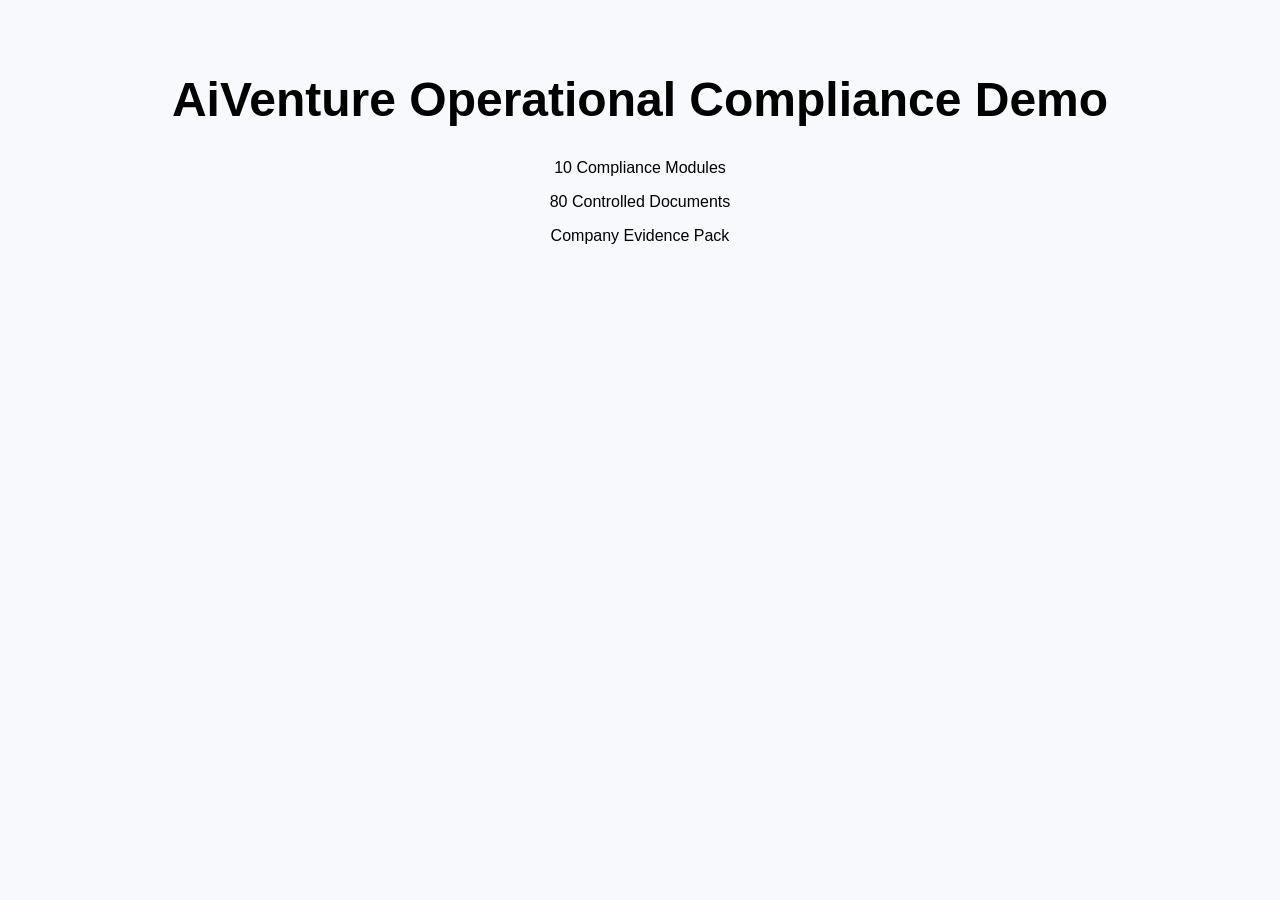
<file: demo.html>
<!doctype html>
<html>
<head><title>AiVenture Demo</title><link rel="stylesheet" href="css/style.css"></head>
<body>
<main>
<h1>AiVenture Operational Compliance Demo</h1>
<p>10 Compliance Modules</p>
<p>80 Controlled Documents</p>
<p>Company Evidence Pack</p>
</main>
</body>
</html>
</file>
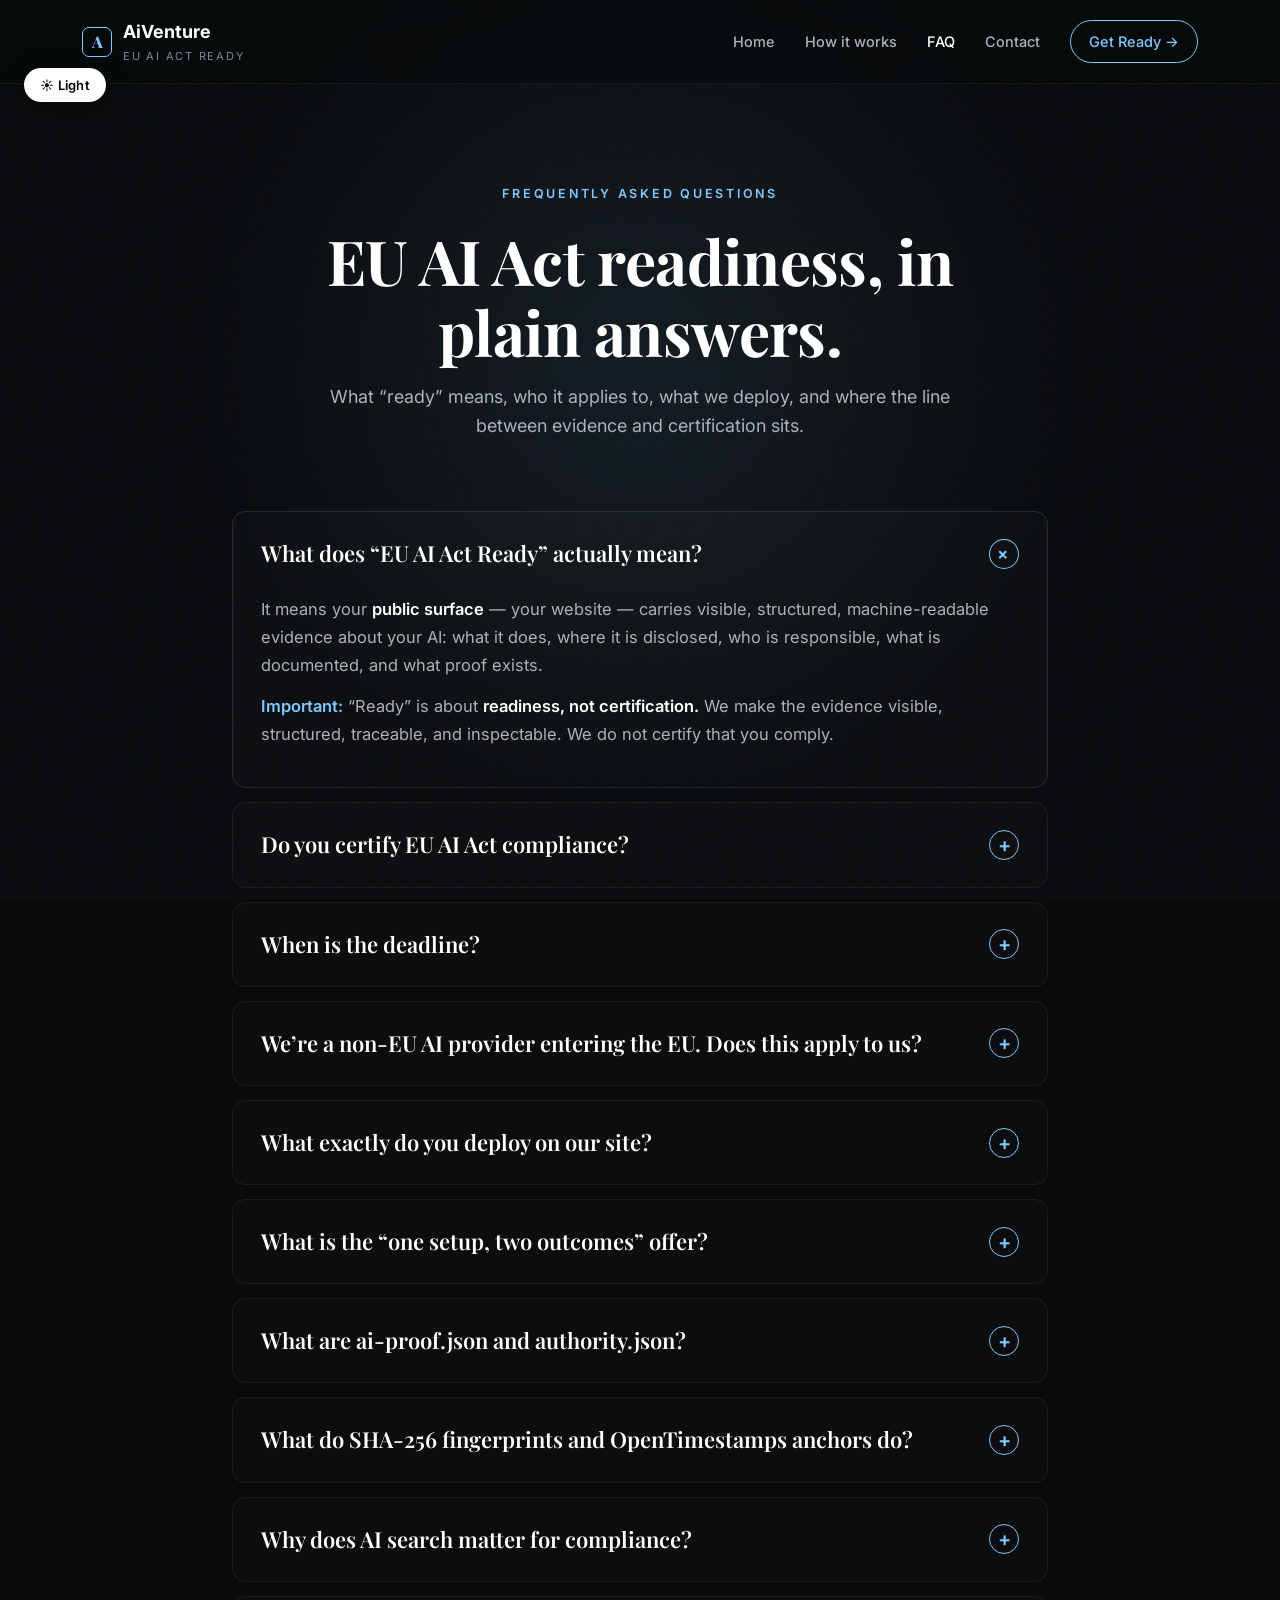
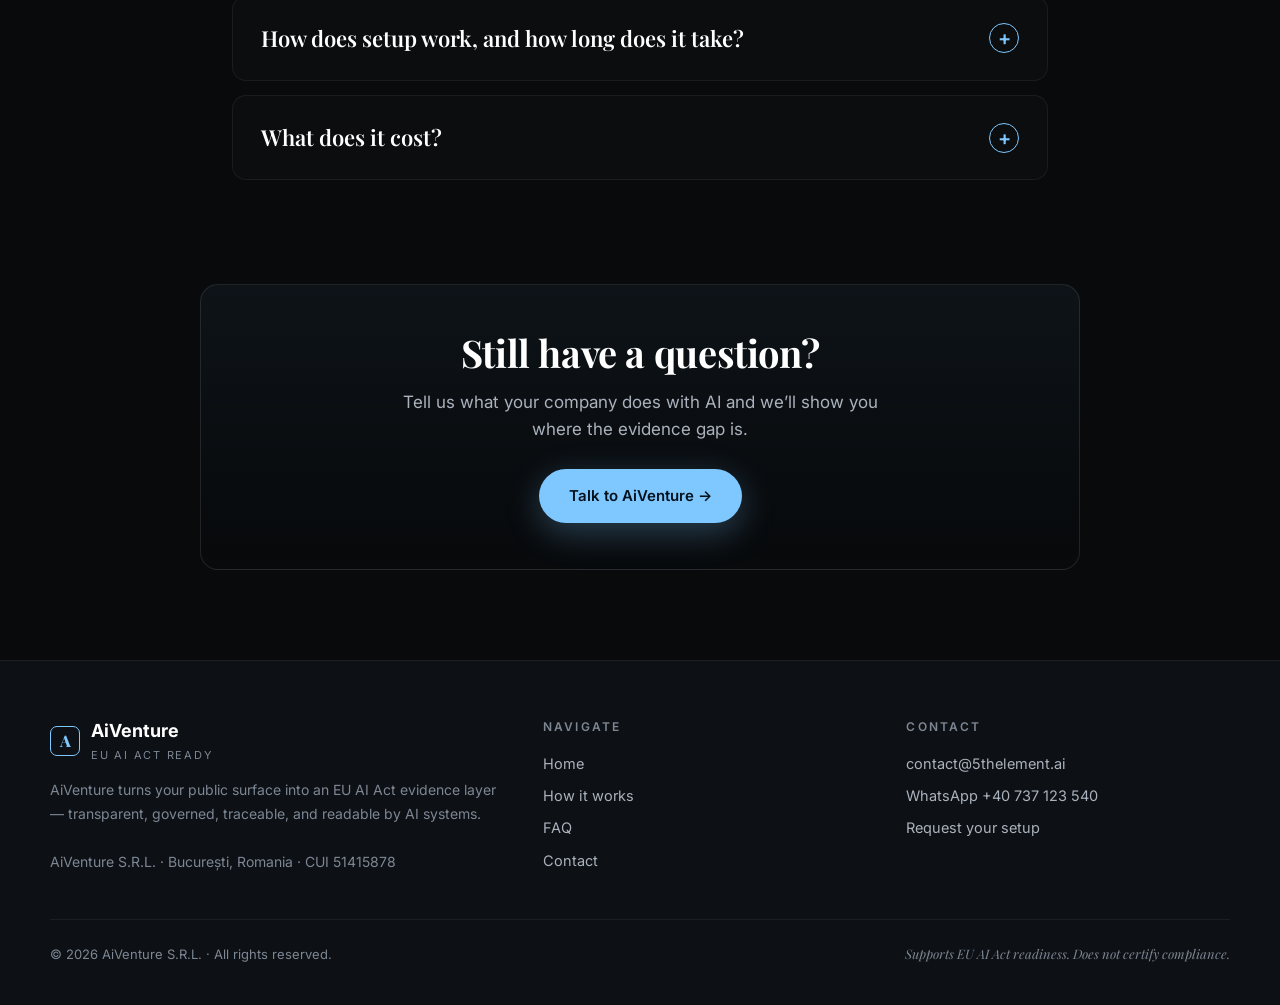
<file: faq.html>
<!DOCTYPE html>
<html lang="en">
<head>
<meta charset="UTF-8">
<meta name="viewport" content="width=device-width, initial-scale=1.0">
<title>FAQ — EU AI Act Ready | AiVenture</title>
<meta name="description" content="Answers on EU AI Act readiness, the 2 August 2026 deadline, the EU Authorized Representative route for non-EU AI providers, and the AI-readable evidence layer AiVenture deploys. We support readiness; we do not certify compliance.">
<link rel="canonical" href="https://eu-ai-act-ready.eu/faq.html">
<link rel="preconnect" href="https://fonts.googleapis.com">
<link rel="preconnect" href="https://fonts.gstatic.com" crossorigin>
<link href="https://fonts.googleapis.com/css2?family=Playfair+Display:ital,wght@0,400;0,500;0,600;0,700;0,800;0,900;1,400;1,500&family=Inter:wght@300;400;500;600;700&display=swap" rel="stylesheet">
<style>
:root{
  --bg:#080a0c;--bg2:#0d1014;--panel:#11151a;
  --text:#ffffff;--mid:#aab2bd;--soft:#7d8794;
  --accent:#7ec8ff;--accentdim:#3d6f96;
  --line:rgba(255,255,255,.10);--line2:rgba(255,255,255,.06);--red:#ff6a4d;--maxw:1180px;
}
*{margin:0;padding:0;box-sizing:border-box}
html{scroll-behavior:smooth}
body{font-family:'Inter',sans-serif;background:var(--bg);color:var(--text);line-height:1.6;-webkit-font-smoothing:antialiased;overflow-x:hidden}
.atmo{position:fixed;inset:0;z-index:0;pointer-events:none}
.atmo::before{content:"";position:absolute;top:-15%;left:50%;transform:translateX(-50%);width:1000px;height:1000px;border-radius:50%;background:radial-gradient(circle,rgba(126,200,255,.09),transparent 62%);filter:blur(20px)}
.atmo::after{content:"";position:absolute;inset:0;opacity:.035;background-image:url("data:image/svg+xml,%3Csvg xmlns='http://www.w3.org/2000/svg' width='120' height='120'%3E%3Cfilter id='n'%3E%3CfeTurbulence type='fractalNoise' baseFrequency='.9' numOctaves='2'/%3E%3C/filter%3E%3Crect width='100%25' height='100%25' filter='url(%23n)'/%3E%3C/svg%3E")}
main,header,footer{position:relative;z-index:1}
h1,h2,h3,.serif{font-family:'Playfair Display',serif;font-weight:700;line-height:1.14;letter-spacing:-.01em}

#toggle{position:fixed;top:68px;left:24px;z-index:99;display:inline-flex;align-items:center;gap:7px;padding:8px 15px;border-radius:30px;cursor:pointer;font-family:'Inter',sans-serif;font-size:13px;font-weight:600;letter-spacing:.02em;border:1px solid var(--line);background:#fff;color:#000;transition:transform .2s ease;box-shadow:0 6px 24px rgba(0,0,0,.35)}
#toggle:hover{transform:translateY(-2px)}
body.light-mode #toggle{background:#000;color:#fff;border-color:rgba(0,0,0,.2)}

header{position:sticky;top:0;z-index:50;backdrop-filter:blur(14px);background:rgba(8,10,12,.72);border-bottom:1px solid var(--line2)}
nav{max-width:var(--maxw);margin:0 auto;padding:18px 32px;display:flex;align-items:center;justify-content:space-between}
.brand{display:flex;align-items:center;gap:11px;text-decoration:none;color:var(--text);font-weight:700;font-size:18px}
.brand .mark{width:30px;height:30px;border-radius:7px;border:1.5px solid var(--accent);display:flex;align-items:center;justify-content:center;font-family:'Playfair Display',serif;font-weight:800;color:var(--accent);font-size:16px}
.brand small{display:block;font-family:'Inter',sans-serif;font-weight:400;font-size:11px;letter-spacing:.16em;color:var(--soft);text-transform:uppercase;margin-top:1px}
.navlinks{display:flex;align-items:center;gap:30px}
.navlinks a{color:var(--mid);text-decoration:none;font-size:14.5px;font-weight:500;transition:color .2s}
.navlinks a:hover,.navlinks a.active{color:var(--text)}
.navcta{padding:9px 18px;border:1px solid var(--accent);border-radius:30px;color:var(--accent)!important}
.navcta:hover{background:var(--accent);color:#04121d!important}
.menu-btn{display:none;background:none;border:none;color:var(--text);font-size:24px;cursor:pointer}

.pagehead{max-width:var(--maxw);margin:0 auto;padding:96px 32px 40px;text-align:center}
.eyebrow{font-family:'Inter',sans-serif;font-size:12.5px;font-weight:600;letter-spacing:.22em;text-transform:uppercase;color:var(--accent)}
.pagehead h1{font-size:clamp(36px,5.5vw,62px);margin:20px auto 16px;max-width:16ch}
.pagehead p{font-size:18px;color:var(--mid);max-width:60ch;margin:0 auto}

.faqwrap{max-width:880px;margin:0 auto;padding:30px 32px 90px}
.faq{border:1px solid var(--line2);border-radius:14px;margin-bottom:14px;background:rgba(255,255,255,.015);overflow:hidden;transition:border-color .25s}
.faq[open]{border-color:var(--line)}
.faq summary{list-style:none;cursor:pointer;padding:24px 28px;display:flex;align-items:center;justify-content:space-between;gap:20px;font-family:'Playfair Display',serif;font-size:clamp(18px,2.3vw,22px);font-weight:600}
.faq summary::-webkit-details-marker{display:none}
.faq summary .ic{flex:none;width:30px;height:30px;border:1px solid var(--accent);border-radius:50%;color:var(--accent);display:flex;align-items:center;justify-content:center;font-family:'Inter',sans-serif;font-size:20px;transition:transform .3s}
.faq[open] summary .ic{transform:rotate(45deg)}
.faq .ans{padding:0 28px 26px;color:var(--mid);font-size:16.5px;line-height:1.7}
.faq .ans p{margin-bottom:13px}
.faq .ans strong{color:var(--text);font-weight:600}
.faq .ans .pin{color:var(--accent);font-weight:600}
.faq .ans ul{margin:6px 0 13px 4px;list-style:none}
.faq .ans li{display:flex;gap:10px;margin-bottom:8px}
.faq .ans li::before{content:"—";color:var(--accentdim)}
.faq .ans code{font-family:'Playfair Display',serif;font-style:italic;color:var(--text)}

.cta-block{max-width:880px;margin:0 auto 90px;padding:46px 40px;border:1px solid var(--line);border-radius:18px;text-align:center;background:linear-gradient(180deg,rgba(126,200,255,.05),transparent)}
.cta-block h2{font-size:clamp(26px,3.5vw,38px);margin-bottom:14px}
.cta-block p{color:var(--mid);font-size:17px;max-width:48ch;margin:0 auto 26px}
.btn{display:inline-flex;align-items:center;gap:9px;padding:15px 30px;border-radius:34px;font-size:15px;font-weight:600;text-decoration:none;transition:transform .2s ease,box-shadow .2s}
.btn-primary{background:var(--accent);color:#04121d;box-shadow:0 10px 34px rgba(126,200,255,.28)}
.btn-primary:hover{transform:translateY(-2px)}

footer{border-top:1px solid var(--line2);padding:56px 32px 40px;background:var(--bg2)}
.foot{max-width:var(--maxw);margin:0 auto;display:grid;grid-template-columns:1.4fr 1fr 1fr;gap:40px}
.foot h4{font-size:12px;letter-spacing:.18em;text-transform:uppercase;color:var(--soft);font-weight:600;margin-bottom:16px}
.foot a{display:block;color:var(--mid);text-decoration:none;font-size:14.5px;margin-bottom:9px;transition:color .2s}
.foot a:hover{color:var(--accent)}
.foot p{font-size:14px;color:var(--soft);line-height:1.7}
.footbar{max-width:var(--maxw);margin:38px auto 0;padding-top:24px;border-top:1px solid var(--line2);display:flex;justify-content:space-between;flex-wrap:wrap;gap:12px;font-size:13px;color:var(--soft)}
.footbar .epi{font-style:italic;font-family:'Playfair Display',serif}

body.light-mode{--bg:#ffffff;--bg2:#f6f7f9;--panel:#f1f3f6;--mid:#333333;--soft:#5b6470;--line:rgba(0,0,0,.14);--line2:rgba(0,0,0,.08);--accent:#0051A8;--accentdim:#9fb8d6;--red:#c23814}
body.light-mode *{color:#0a0a0a}
body.light-mode .eyebrow,body.light-mode .navcta,body.light-mode .faq summary .ic,
body.light-mode .faq .ans .pin,body.light-mode .footbar .epi span{color:var(--accent)!important}
body.light-mode .pagehead p,body.light-mode .faq .ans,body.light-mode .navlinks a,
body.light-mode .foot a,body.light-mode .cta-block p{color:#333333}
body.light-mode .soft,body.light-mode .foot p,body.light-mode .footbar,body.light-mode .brand small{color:#5b6470}
body.light-mode .btn-primary{color:#fff!important}
body.light-mode .atmo::after{opacity:.02}

@media(max-width:780px){
  nav{padding:16px 20px}.navlinks{display:none}.menu-btn{display:block}
  .pagehead{padding:84px 20px 30px}.faqwrap{padding:24px 18px 70px}
  .faq summary{padding:20px}.faq .ans{padding:0 20px 22px}
  .foot{grid-template-columns:1fr;gap:30px}
  #toggle{top:auto;bottom:20px;left:20px}
}
</style>
</head>
<body>
<div class="atmo"></div>
<button id="toggle" aria-label="Toggle theme">☀ Light</button>

<header>
<nav>
  <a href="index.html" class="brand"><span class="mark">A</span><span>AiVenture<small>EU AI Act Ready</small></span></a>
  <div class="navlinks">
    <a href="index.html">Home</a>
    <a href="guide.html">How it works</a>
    <a href="faq.html" class="active">FAQ</a>
    <a href="contact.html">Contact</a>
    <a href="contact.html" class="navcta">Get Ready →</a>
  </div>
  <button class="menu-btn" onclick="document.querySelector('.navlinks').style.display='flex';this.style.display='none'">☰</button>
</nav>
</header>

<main>
<div class="pagehead">
  <span class="eyebrow">Frequently Asked Questions</span>
  <h1>EU AI Act readiness, in plain answers.</h1>
  <p>What “ready” means, who it applies to, what we deploy, and where the line between evidence and certification sits.</p>
</div>

<div class="faqwrap">

  <details class="faq" open>
    <summary>What does “EU AI Act Ready” actually mean?<span class="ic">+</span></summary>
    <div class="ans">
      <p>It means your <strong>public surface</strong> — your website — carries visible, structured, machine-readable evidence about your AI: what it does, where it is disclosed, who is responsible, what is documented, and what proof exists.</p>
      <p><span class="pin">Important:</span> “Ready” is about <strong>readiness, not certification.</strong> We make the evidence visible, structured, traceable, and inspectable. We do not certify that you comply.</p>
    </div>
  </details>

  <details class="faq">
    <summary>Do you certify EU AI Act compliance?<span class="ic">+</span></summary>
    <div class="ans">
      <p><strong>No.</strong> We do not certify compliance, and we never claim that a setup satisfies the EU AI Act.</p>
      <p>What we do is narrower and verifiable: we deploy the public evidence layer that compliance, procurement, and AI systems look for — disclosure, governance routing, provenance, and machine-readable proof. <span class="pin">We support readiness. The legal determination of compliance remains with you and your advisors.</span></p>
    </div>
  </details>

  <details class="faq">
    <summary>When is the deadline?<span class="ic">+</span></summary>
    <div class="ans">
      <p><strong>2 August 2026</strong> is the date our work is built around for AI transparency obligations.</p>
      <p>The EU AI Act phases in over time, but the transparency expectations that show up on a public surface are the ones buyers, auditors, and procurement teams will start checking first — which is exactly where an evidence gap becomes visible.</p>
    </div>
  </details>

  <details class="faq">
    <summary>We’re a non-EU AI provider entering the EU. Does this apply to us?<span class="ic">+</span></summary>
    <div class="ans">
      <p>Yes — and this is our core focus. If you place an AI system on the EU market or your AI output reaches EU users, you are inside scope even without an EU office.</p>
      <p>AiVenture acts as your <strong>EU-side point of presence for readiness</strong>: we stand up the public evidence layer on your behalf so that EU buyers, procurement, and AI systems can find, read, and verify it — clearing the most common reason non-EU providers get filtered out before a contract even starts.</p>
    </div>
  </details>

  <details class="faq">
    <summary>What exactly do you deploy on our site?<span class="ic">+</span></summary>
    <div class="ans">
      <p>The missing public layer:</p>
      <ul>
        <li>AI disclosure and a public AI policy route</li>
        <li>Governance routing and human-oversight signals</li>
        <li>Provenance records and an authority file (<code>authority.json</code>)</li>
        <li>Machine-readable proof (<code>ai-proof.json</code>)</li>
        <li>SHA-256 fingerprints and OpenTimestamps anchors</li>
        <li>AI-readable evidence files structured for machines and humans</li>
      </ul>
      <p>It runs at the edge, so it adds the layer <strong>without rebuilding your existing website.</strong></p>
    </div>
  </details>

  <details class="faq">
    <summary>What is the “one setup, two outcomes” offer?<span class="ic">+</span></summary>
    <div class="ans">
      <p>A single setup makes your public surface EU AI Act Ready — and the <strong>AI-readable trust layer is included free</strong> with it.</p>
      <p><span class="pin">Compliance leads; the trust layer comes with it.</span> You are buying readiness for the regulation. The fact that the same evidence makes your site easier for AI systems to read is a bonus you don’t pay extra for.</p>
    </div>
  </details>

  <details class="faq">
    <summary>What are ai-proof.json and authority.json?<span class="ic">+</span></summary>
    <div class="ans">
      <p>They are <strong>machine-readable evidence files</strong> placed on your public surface.</p>
      <p><code>ai-proof.json</code> carries verifiable proof signals — fingerprints and timestamp anchors — that let an inspecting system confirm what was published and when. <code>authority.json</code> declares who is responsible and where governance lives. Together they let an AI system or a human auditor read your readiness without guessing.</p>
    </div>
  </details>

  <details class="faq">
    <summary>What do SHA-256 fingerprints and OpenTimestamps anchors do?<span class="ic">+</span></summary>
    <div class="ans">
      <p>A <strong>SHA-256 fingerprint</strong> is a unique signature of a document — change one character and the signature changes, so anyone can confirm the file is exactly what you published.</p>
      <p>An <strong>OpenTimestamps anchor</strong> records that the fingerprint existed at a specific point in time, anchored independently. Together they turn “trust us” into “verify it yourself” — the difference between a slogan and evidence.</p>
    </div>
  </details>

  <details class="faq">
    <summary>Why does AI search matter for compliance?<span class="ic">+</span></summary>
    <div class="ans">
      <p>Because AI systems are now part of the trust chain. Buyers, auditors, journalists, and procurement teams increasingly ask an AI assistant about your company before they ask you.</p>
      <p>If those systems cannot find your governance evidence, they cannot explain or cite your readiness correctly. <span class="pin">AI search readiness is the by-product</span> of the evidence layer — not the product. When the surface is transparent and machine-readable, AI systems can find, understand, cite, and verify it.</p>
    </div>
  </details>

  <details class="faq">
    <summary>How does setup work, and how long does it take?<span class="ic">+</span></summary>
    <div class="ans">
      <p>We scope your public surface, identify the evidence gap, and deploy the layer at the edge. Because it does not require rebuilding your site, a standard setup is fast and runs <strong>automatically and non-stop</strong> once live.</p>
      <p>Exact timeline depends on scope — get in touch and we’ll map it to your case.</p>
    </div>
  </details>

  <details class="faq">
    <summary>What does it cost?<span class="ic">+</span></summary>
    <div class="ans">
      <p>Pricing is scoped to your setup and the number of public surfaces involved. The AI-readable trust layer is <strong>included free</strong> with the EU AI Act readiness setup.</p>
      <p>Tell us about your company on the contact page and we’ll return a scoped quote — no obligation.</p>
    </div>
  </details>

</div>

<div class="cta-block">
  <h2>Still have a question?</h2>
  <p>Tell us what your company does with AI and we’ll show you where the evidence gap is.</p>
  <a href="contact.html" class="btn btn-primary">Talk to AiVenture →</a>
</div>
</main>

<footer>
  <div class="foot">
    <div>
      <div class="brand" style="margin-bottom:14px"><span class="mark">A</span><span>AiVenture<small>EU AI Act Ready</small></span></div>
      <p>AiVenture turns your public surface into an EU AI Act evidence layer — transparent, governed, traceable, and readable by AI systems.<br><br>AiVenture S.R.L. · București, Romania · CUI 51415878</p>
    </div>
    <div>
      <h4>Navigate</h4>
      <a href="index.html">Home</a>
      <a href="guide.html">How it works</a>
      <a href="faq.html">FAQ</a>
      <a href="contact.html">Contact</a>
    </div>
    <div>
      <h4>Contact</h4>
      <a href="mailto:contact@5thelement.ai">contact@5thelement.ai</a>
      <a href="https://wa.me/40737123540">WhatsApp +40 737 123 540</a>
      <a href="contact.html">Request your setup</a>
    </div>
  </div>
  <div class="footbar">
    <span>© 2026 AiVenture S.R.L. · All rights reserved.</span>
    <span class="epi">Supports EU AI Act readiness. <span>Does not certify compliance.</span></span>
  </div>
</footer>

<script type="application/ld+json">
{
  "@context":"https://schema.org",
  "@type":"FAQPage",
  "mainEntity":[
    {"@type":"Question","name":"What does EU AI Act Ready actually mean?","acceptedAnswer":{"@type":"Answer","text":"It means your public website carries visible, structured, machine-readable evidence about your AI: what it does, where it is disclosed, who is responsible, what is documented, and what proof exists. Ready is about readiness, not certification. AiVenture makes the evidence visible, structured, traceable, and inspectable, and does not certify compliance."}},
    {"@type":"Question","name":"Do you certify EU AI Act compliance?","acceptedAnswer":{"@type":"Answer","text":"No. AiVenture does not certify compliance and never claims a setup satisfies the EU AI Act. It deploys the public evidence layer that compliance, procurement, and AI systems look for. AiVenture supports readiness; the legal determination of compliance remains with the customer and their advisors."}},
    {"@type":"Question","name":"When is the deadline?","acceptedAnswer":{"@type":"Answer","text":"2 August 2026 is the date the work is built around for AI transparency obligations. The transparency expectations that appear on a public surface are the ones buyers, auditors, and procurement teams check first."}},
    {"@type":"Question","name":"We are a non-EU AI provider entering the EU. Does this apply to us?","acceptedAnswer":{"@type":"Answer","text":"Yes. If you place an AI system on the EU market or your AI output reaches EU users, you are in scope even without an EU office. AiVenture stands up the public evidence layer on your behalf so EU buyers, procurement, and AI systems can find, read, and verify it."}},
    {"@type":"Question","name":"What exactly do you deploy on our site?","acceptedAnswer":{"@type":"Answer","text":"The missing public layer: AI disclosure and a public AI policy route, governance routing and human-oversight signals, provenance records and an authority file, machine-readable proof (ai-proof.json), SHA-256 fingerprints and OpenTimestamps anchors, and AI-readable evidence files. It runs at the edge without rebuilding your existing website."}},
    {"@type":"Question","name":"What is the one setup two outcomes offer?","acceptedAnswer":{"@type":"Answer","text":"A single setup makes your public surface EU AI Act Ready, and the AI-readable trust layer is included free. Compliance leads; the trust layer comes with it."}},
    {"@type":"Question","name":"What are ai-proof.json and authority.json?","acceptedAnswer":{"@type":"Answer","text":"They are machine-readable evidence files on your public surface. ai-proof.json carries verifiable proof signals such as fingerprints and timestamp anchors. authority.json declares who is responsible and where governance lives. Together they let an AI system or human auditor read your readiness."}},
    {"@type":"Question","name":"What do SHA-256 fingerprints and OpenTimestamps anchors do?","acceptedAnswer":{"@type":"Answer","text":"A SHA-256 fingerprint is a unique signature of a document; change one character and the signature changes. An OpenTimestamps anchor records that the fingerprint existed at a specific point in time, anchored independently. Together they let anyone verify what was published and when."}},
    {"@type":"Question","name":"Why does AI search matter for compliance?","acceptedAnswer":{"@type":"Answer","text":"AI systems are now part of the trust chain. If they cannot find your governance evidence, they cannot explain or cite your readiness correctly. AI search readiness is a by-product of the evidence layer, not the product."}},
    {"@type":"Question","name":"How does setup work and how long does it take?","acceptedAnswer":{"@type":"Answer","text":"AiVenture scopes your public surface, identifies the evidence gap, and deploys the layer at the edge without rebuilding your site. A standard setup is fast and runs automatically and non-stop once live. Exact timeline depends on scope."}},
    {"@type":"Question","name":"What does it cost?","acceptedAnswer":{"@type":"Answer","text":"Pricing is scoped to your setup and the number of public surfaces involved. The AI-readable trust layer is included free with the EU AI Act readiness setup. Contact AiVenture for a scoped quote."}}
  ]
}
</script>

<script>
const t=document.getElementById('toggle');
t.addEventListener('click',()=>{const l=document.body.classList.toggle('light-mode');t.textContent=l?'☾ Dark':'☀ Light';});
</script>
</body>
</html>
</file>
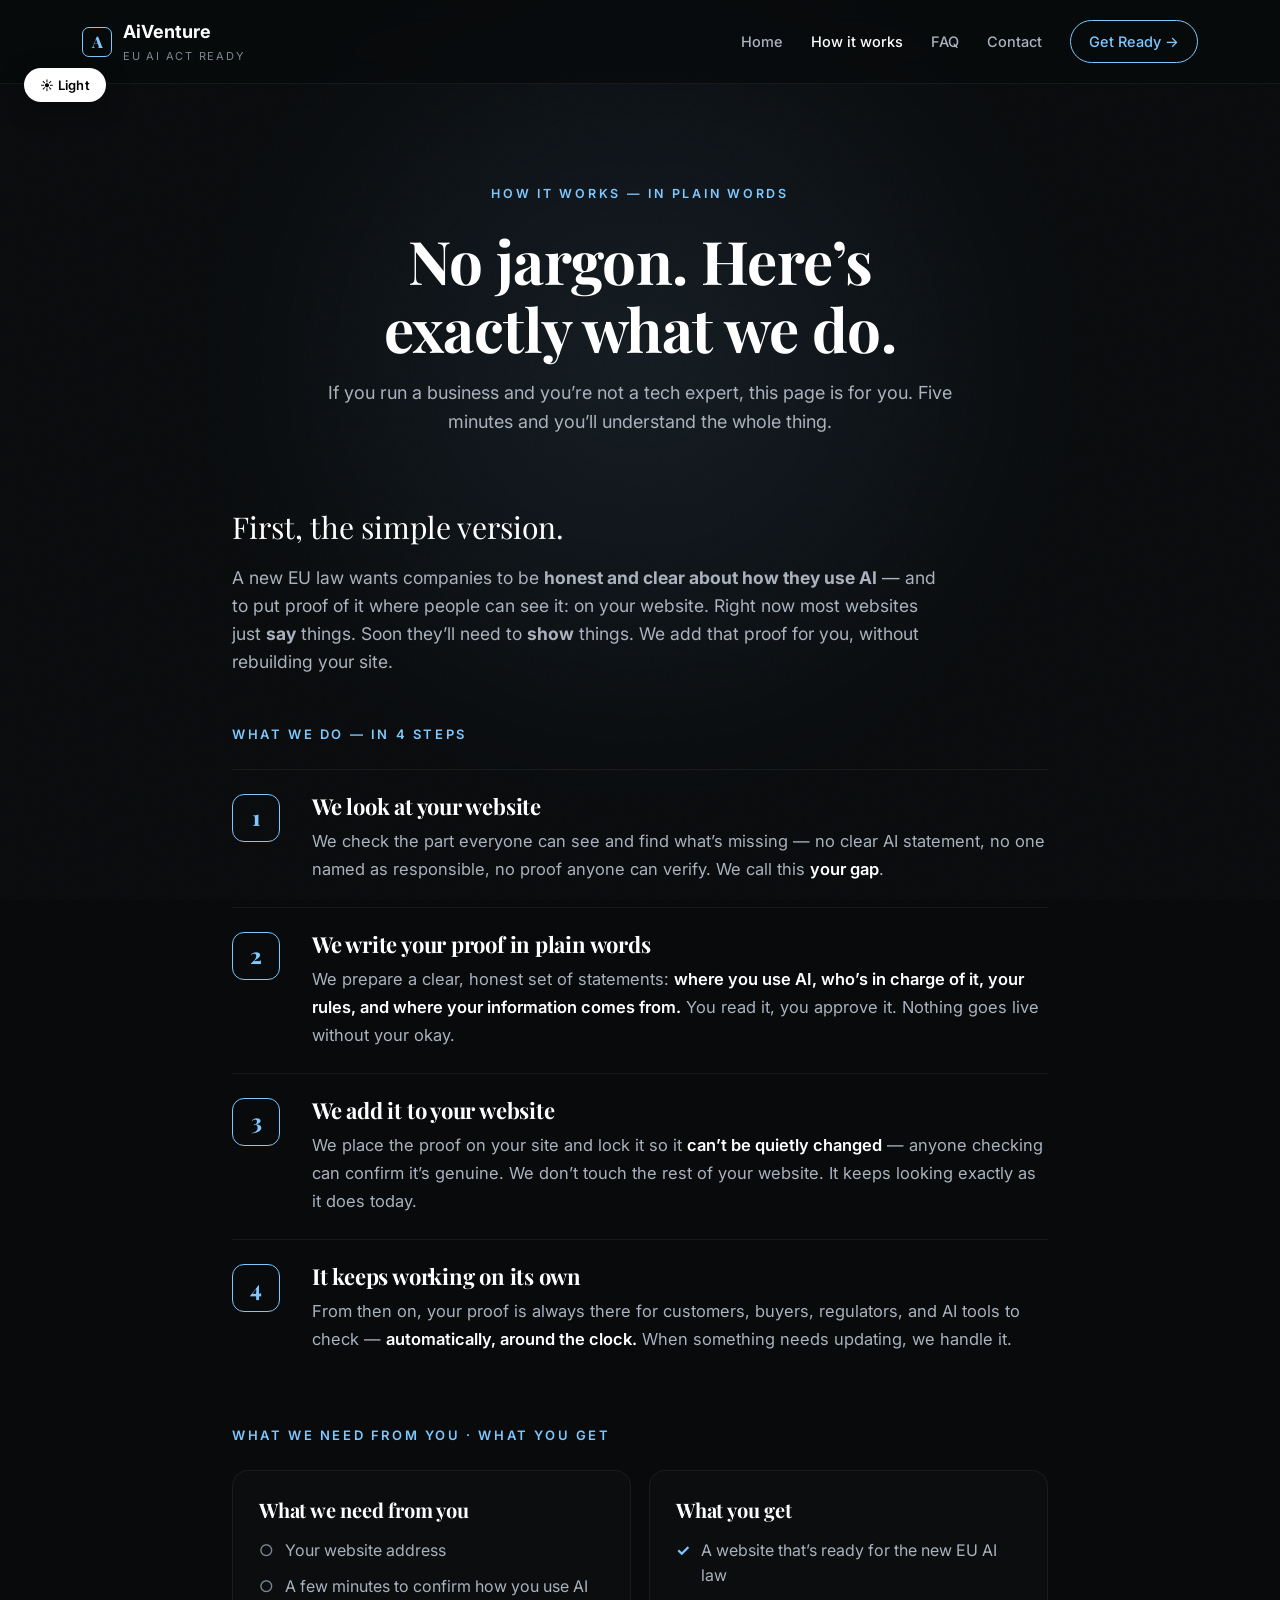
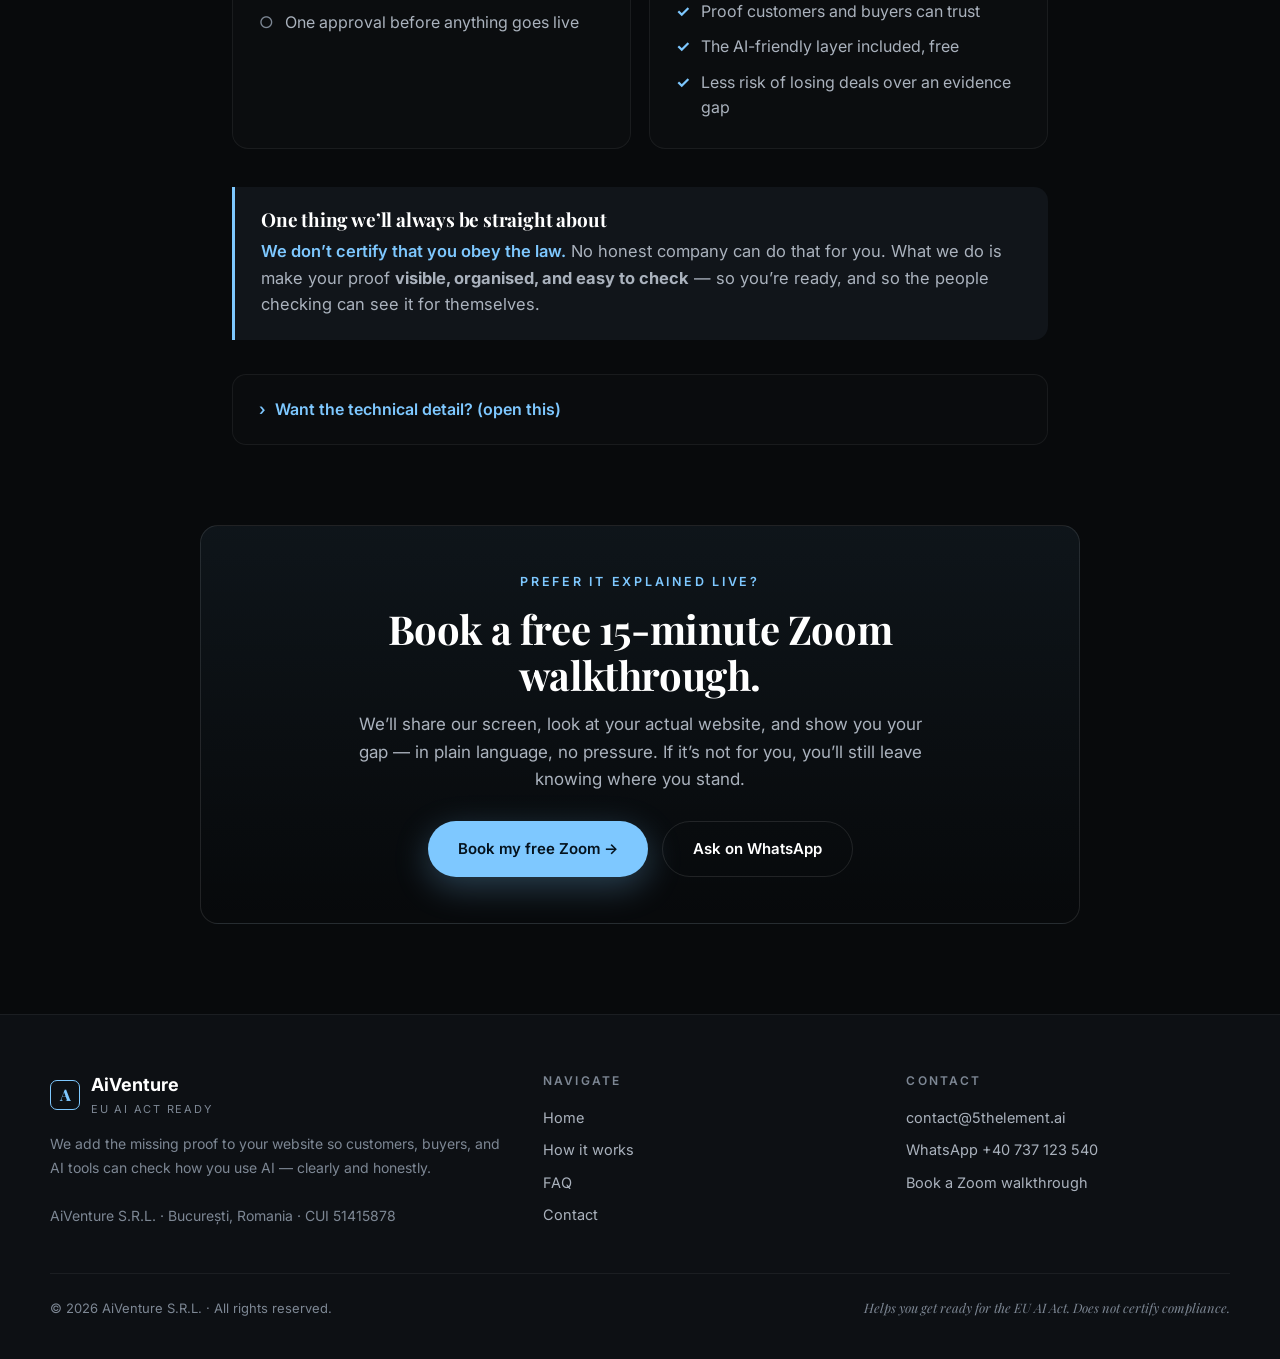
<file: guide.html>
<!DOCTYPE html>
<html lang="en">
<head>
<meta charset="UTF-8">
<meta name="viewport" content="width=device-width, initial-scale=1.0">
<title>How It Works — EU AI Act Ready | AiVenture</title>
<meta name="description" content="A plain-language guide to getting your website ready for the new EU AI law. No jargon: what the law asks, what we add to your site, what we need from you, and what you get. Book a free 15-minute Zoom walkthrough.">
<link rel="canonical" href="https://eu-ai-act-ready.eu/guide.html">
<link rel="preconnect" href="https://fonts.googleapis.com">
<link rel="preconnect" href="https://fonts.gstatic.com" crossorigin>
<link href="https://fonts.googleapis.com/css2?family=Playfair+Display:ital,wght@0,400;0,500;0,600;0,700;0,800;0,900;1,400;1,500&family=Inter:wght@300;400;500;600;700&display=swap" rel="stylesheet">
<style>
:root{
  --bg:#080a0c;--bg2:#0d1014;--panel:#11151a;
  --text:#ffffff;--mid:#aab2bd;--soft:#7d8794;
  --accent:#7ec8ff;--accentdim:#3d6f96;
  --line:rgba(255,255,255,.10);--line2:rgba(255,255,255,.06);--red:#ff6a4d;--maxw:1180px;
}
*{margin:0;padding:0;box-sizing:border-box}
html{scroll-behavior:smooth}
body{font-family:'Inter',sans-serif;background:var(--bg);color:var(--text);line-height:1.6;-webkit-font-smoothing:antialiased;overflow-x:hidden}
.atmo{position:fixed;inset:0;z-index:0;pointer-events:none}
.atmo::before{content:"";position:absolute;top:-15%;left:50%;transform:translateX(-50%);width:1000px;height:1000px;border-radius:50%;background:radial-gradient(circle,rgba(126,200,255,.09),transparent 62%);filter:blur(20px)}
.atmo::after{content:"";position:absolute;inset:0;opacity:.035;background-image:url("data:image/svg+xml,%3Csvg xmlns='http://www.w3.org/2000/svg' width='120' height='120'%3E%3Cfilter id='n'%3E%3CfeTurbulence type='fractalNoise' baseFrequency='.9' numOctaves='2'/%3E%3C/filter%3E%3Crect width='100%25' height='100%25' filter='url(%23n)'/%3E%3C/svg%3E")}
main,header,footer{position:relative;z-index:1}
h1,h2,h3,.serif{font-family:'Playfair Display',serif;font-weight:700;line-height:1.14;letter-spacing:-.01em}

#toggle{position:fixed;top:68px;left:24px;z-index:99;display:inline-flex;align-items:center;gap:7px;padding:8px 15px;border-radius:30px;cursor:pointer;font-family:'Inter',sans-serif;font-size:13px;font-weight:600;letter-spacing:.02em;border:1px solid var(--line);background:#fff;color:#000;transition:transform .2s ease;box-shadow:0 6px 24px rgba(0,0,0,.35)}
#toggle:hover{transform:translateY(-2px)}
body.light-mode #toggle{background:#000;color:#fff;border-color:rgba(0,0,0,.2)}

header{position:sticky;top:0;z-index:50;backdrop-filter:blur(14px);background:rgba(8,10,12,.72);border-bottom:1px solid var(--line2)}
nav{max-width:var(--maxw);margin:0 auto;padding:18px 32px;display:flex;align-items:center;justify-content:space-between}
.brand{display:flex;align-items:center;gap:11px;text-decoration:none;color:var(--text);font-weight:700;font-size:18px}
.brand .mark{width:30px;height:30px;border-radius:7px;border:1.5px solid var(--accent);display:flex;align-items:center;justify-content:center;font-family:'Playfair Display',serif;font-weight:800;color:var(--accent);font-size:16px}
.brand small{display:block;font-family:'Inter',sans-serif;font-weight:400;font-size:11px;letter-spacing:.16em;color:var(--soft);text-transform:uppercase;margin-top:1px}
.navlinks{display:flex;align-items:center;gap:28px}
.navlinks a{color:var(--mid);text-decoration:none;font-size:14.5px;font-weight:500;transition:color .2s}
.navlinks a:hover,.navlinks a.active{color:var(--text)}
.navcta{padding:9px 18px;border:1px solid var(--accent);border-radius:30px;color:var(--accent)!important}
.navcta:hover{background:var(--accent);color:#04121d!important}
.menu-btn{display:none;background:none;border:none;color:var(--text);font-size:24px;cursor:pointer}

.pagehead{max-width:var(--maxw);margin:0 auto;padding:96px 32px 20px;text-align:center}
.eyebrow{font-family:'Inter',sans-serif;font-size:12.5px;font-weight:600;letter-spacing:.22em;text-transform:uppercase;color:var(--accent)}
.pagehead h1{font-size:clamp(36px,5.5vw,60px);margin:20px auto 16px;max-width:16ch}
.pagehead p{font-size:18px;color:var(--mid);max-width:60ch;margin:0 auto}

.wrap{max-width:880px;margin:0 auto;padding:50px 32px}
.lead-q{font-family:'Playfair Display',serif;font-size:clamp(22px,3vw,30px);line-height:1.45;margin-bottom:14px}
.lead-a{font-size:17.5px;color:var(--mid);margin-bottom:40px;max-width:64ch}
.lead-a strong{color:var(--text);font-weight:600}

.sectitle{font-size:13px;letter-spacing:.2em;text-transform:uppercase;color:var(--accent);font-weight:600;margin:48px 0 24px}

/* steps */
.step{display:grid;grid-template-columns:56px 1fr;gap:24px;padding:24px 0;border-top:1px solid var(--line2);align-items:start}
.step .n{width:48px;height:48px;border-radius:12px;border:1px solid var(--accent);color:var(--accent);font-family:'Playfair Display',serif;font-weight:800;font-size:22px;display:flex;align-items:center;justify-content:center}
.step h3{font-size:22px;margin-bottom:8px}
.step p{font-size:16.5px;color:var(--mid);line-height:1.7}
.step p b{color:var(--text);font-weight:600}

/* you-do / you-get cards */
.cards{display:grid;grid-template-columns:1fr 1fr;gap:18px;margin-top:8px}
.card{border:1px solid var(--line2);border-radius:16px;padding:28px 26px;background:rgba(255,255,255,.015)}
.card h3{font-size:20px;margin-bottom:16px}
.card ul{list-style:none;display:grid;gap:11px}
.card li{display:flex;align-items:flex-start;gap:11px;font-size:16px;color:var(--mid);line-height:1.55}
.card.do li::before{content:"○";color:var(--soft);flex:none}
.card.get li::before{content:"✓";color:var(--accent);font-weight:700;flex:none}

/* honesty box */
.honest{border-left:3px solid var(--accent);background:var(--panel);padding:22px 26px;border-radius:0 14px 14px 0;margin-top:38px}
.honest h3{font-size:19px;margin-bottom:8px}
.honest p{font-size:16.5px;color:var(--mid)}
.honest p span{color:var(--accent);font-weight:600}

/* see more */
.seemore{margin-top:34px;border:1px solid var(--line2);border-radius:14px;padding:22px 26px;background:rgba(255,255,255,.01)}
.seemore summary{cursor:pointer;list-style:none;font-size:16px;color:var(--accent);font-weight:600;display:inline-flex;align-items:center;gap:9px}
.seemore summary::-webkit-details-marker{display:none}
.seemore .chev{transition:transform .25s;display:inline-block}
.seemore[open] .chev{transform:rotate(90deg)}
.seemore .more{font-size:15.5px;color:var(--soft);margin-top:16px;line-height:1.75}
.seemore .more b{color:var(--mid)}
.seemore .more code{font-family:'Playfair Display',serif;font-style:italic;color:var(--mid)}

/* zoom band */
.zoom{max-width:880px;margin:30px auto 90px;padding:46px 40px;border:1px solid var(--line);border-radius:18px;text-align:center;background:linear-gradient(180deg,rgba(126,200,255,.06),transparent)}
.zoom .eyebrow{display:block;margin-bottom:14px}
.zoom h2{font-size:clamp(26px,3.6vw,40px);margin-bottom:14px;max-width:20ch;margin-left:auto;margin-right:auto}
.zoom p{color:var(--mid);font-size:17px;max-width:52ch;margin:0 auto 28px}
.cta-row{display:flex;gap:14px;justify-content:center;flex-wrap:wrap}
.btn{display:inline-flex;align-items:center;gap:9px;padding:15px 30px;border-radius:34px;font-size:15px;font-weight:600;text-decoration:none;transition:transform .2s ease,box-shadow .2s}
.btn-primary{background:var(--accent);color:#04121d;box-shadow:0 10px 34px rgba(126,200,255,.28)}
.btn-primary:hover{transform:translateY(-2px)}
.btn-ghost{border:1px solid var(--line);color:var(--text)}
.btn-ghost:hover{border-color:var(--accent);color:var(--accent)}

footer{border-top:1px solid var(--line2);padding:56px 32px 40px;background:var(--bg2)}
.foot{max-width:var(--maxw);margin:0 auto;display:grid;grid-template-columns:1.4fr 1fr 1fr;gap:40px}
.foot h4{font-size:12px;letter-spacing:.18em;text-transform:uppercase;color:var(--soft);font-weight:600;margin-bottom:16px}
.foot a{display:block;color:var(--mid);text-decoration:none;font-size:14.5px;margin-bottom:9px;transition:color .2s}
.foot a:hover{color:var(--accent)}
.foot p{font-size:14px;color:var(--soft);line-height:1.7}
.footbar{max-width:var(--maxw);margin:38px auto 0;padding-top:24px;border-top:1px solid var(--line2);display:flex;justify-content:space-between;flex-wrap:wrap;gap:12px;font-size:13px;color:var(--soft)}
.footbar .epi{font-style:italic;font-family:'Playfair Display',serif}

body.light-mode{--bg:#ffffff;--bg2:#f6f7f9;--panel:#f1f3f6;--mid:#333333;--soft:#5b6470;--line:rgba(0,0,0,.14);--line2:rgba(0,0,0,.08);--accent:#0051A8;--accentdim:#9fb8d6;--red:#c23814}
body.light-mode *{color:#0a0a0a}
body.light-mode .eyebrow,body.light-mode .navcta,body.light-mode .sectitle,body.light-mode .step .n,
body.light-mode .card.get li::before,body.light-mode .honest p span,body.light-mode .seemore summary,
body.light-mode .footbar .epi span{color:var(--accent)!important}
body.light-mode .pagehead p,body.light-mode .lead-a,body.light-mode .step p,body.light-mode .card li,
body.light-mode .honest p,body.light-mode .navlinks a,body.light-mode .foot a,body.light-mode .zoom p{color:#333333}
body.light-mode .soft,body.light-mode .foot p,body.light-mode .footbar,body.light-mode .brand small,
body.light-mode .seemore .more,body.light-mode .card.do li::before{color:#5b6470}
body.light-mode .btn-primary{color:#fff!important}
body.light-mode .atmo::after{opacity:.02}

@media(max-width:780px){
  nav{padding:16px 20px}.navlinks{display:none}.menu-btn{display:block}
  .pagehead{padding:84px 20px 12px}.wrap{padding:36px 20px}
  .cards{grid-template-columns:1fr}.step{grid-template-columns:44px 1fr;gap:16px}
  .zoom{margin:20px 20px 70px;padding:34px 24px}
  .foot{grid-template-columns:1fr;gap:30px}
  #toggle{top:auto;bottom:20px;left:20px}
}
</style>
</head>
<body>
<div class="atmo"></div>
<button id="toggle" aria-label="Toggle theme">☀ Light</button>

<header>
<nav>
  <a href="index.html" class="brand"><span class="mark">A</span><span>AiVenture<small>EU AI Act Ready</small></span></a>
  <div class="navlinks">
    <a href="index.html">Home</a>
    <a href="guide.html" class="active">How it works</a>
    <a href="faq.html">FAQ</a>
    <a href="contact.html">Contact</a>
    <a href="contact.html" class="navcta">Get Ready →</a>
  </div>
  <button class="menu-btn" onclick="document.querySelector('.navlinks').style.display='flex';this.style.display='none'">☰</button>
</nav>
</header>

<main>
<div class="pagehead">
  <span class="eyebrow">How it works — in plain words</span>
  <h1>No jargon. Here’s exactly what we do.</h1>
  <p>If you run a business and you’re not a tech expert, this page is for you. Five minutes and you’ll understand the whole thing.</p>
</div>

<div class="wrap">

  <p class="lead-q">First, the simple version.</p>
  <p class="lead-a">A new EU law wants companies to be <b>honest and clear about how they use AI</b> — and to put proof of it where people can see it: on your website. Right now most websites just <b>say</b> things. Soon they’ll need to <b>show</b> things. We add that proof for you, without rebuilding your site.</p>

  <div class="sectitle">What we do — in 4 steps</div>

  <div class="step">
    <div class="n">1</div>
    <div>
      <h3>We look at your website</h3>
      <p>We check the part everyone can see and find what’s missing — no clear AI statement, no one named as responsible, no proof anyone can verify. We call this <b>your gap</b>.</p>
    </div>
  </div>

  <div class="step">
    <div class="n">2</div>
    <div>
      <h3>We write your proof in plain words</h3>
      <p>We prepare a clear, honest set of statements: <b>where you use AI, who’s in charge of it, your rules, and where your information comes from.</b> You read it, you approve it. Nothing goes live without your okay.</p>
    </div>
  </div>

  <div class="step">
    <div class="n">3</div>
    <div>
      <h3>We add it to your website</h3>
      <p>We place the proof on your site and lock it so it <b>can’t be quietly changed</b> — anyone checking can confirm it’s genuine. We don’t touch the rest of your website. It keeps looking exactly as it does today.</p>
    </div>
  </div>

  <div class="step">
    <div class="n">4</div>
    <div>
      <h3>It keeps working on its own</h3>
      <p>From then on, your proof is always there for customers, buyers, regulators, and AI tools to check — <b>automatically, around the clock.</b> When something needs updating, we handle it.</p>
    </div>
  </div>

  <div class="sectitle">What we need from you · What you get</div>
  <div class="cards">
    <div class="card do">
      <h3>What we need from you</h3>
      <ul>
        <li>Your website address</li>
        <li>A few minutes to confirm how you use AI</li>
        <li>One approval before anything goes live</li>
      </ul>
    </div>
    <div class="card get">
      <h3>What you get</h3>
      <ul>
        <li>A website that’s ready for the new EU AI law</li>
        <li>Proof customers and buyers can trust</li>
        <li>The AI-friendly layer included, free</li>
        <li>Less risk of losing deals over an evidence gap</li>
      </ul>
    </div>
  </div>

  <div class="honest">
    <h3>One thing we’ll always be straight about</h3>
    <p><span>We don’t certify that you obey the law.</span> No honest company can do that for you. What we do is make your proof <b>visible, organised, and easy to check</b> — so you’re ready, and so the people checking can see it for themselves.</p>
  </div>

  <details class="seemore">
    <summary><span class="chev">›</span> Want the technical detail? (open this)</summary>
    <div class="more">
      Under the hood, the proof layer is built from machine-readable evidence files — <code>ai-proof.json</code> and <code>authority.json</code>. Each file is sealed with a <b>SHA-256 fingerprint</b> (a unique signature that changes if even one character is altered, so tampering is obvious) and an <b>OpenTimestamps anchor</b> (an independent, tamper-proof record of <i>when</i> it was published). This is what lets AI systems and auditors read and verify your evidence directly — instead of just trusting a sentence on a page. It’s deployed at the edge, so your existing website is never rebuilt or slowed down. Happy to walk your developer through it on a call.
    </div>
  </details>

</div>

<div class="zoom">
  <span class="eyebrow">Prefer it explained live?</span>
  <h2>Book a free 15-minute Zoom walkthrough.</h2>
  <p>We’ll share our screen, look at your actual website, and show you your gap — in plain language, no pressure. If it’s not for you, you’ll still leave knowing where you stand.</p>
  <div class="cta-row">
    <a href="contact.html" class="btn btn-primary">Book my free Zoom →</a>
    <a href="https://wa.me/40737123540" class="btn btn-ghost">Ask on WhatsApp</a>
  </div>
</div>
</main>

<footer>
  <div class="foot">
    <div>
      <div class="brand" style="margin-bottom:14px"><span class="mark">A</span><span>AiVenture<small>EU AI Act Ready</small></span></div>
      <p>We add the missing proof to your website so customers, buyers, and AI tools can check how you use AI — clearly and honestly.<br><br>AiVenture S.R.L. · București, Romania · CUI 51415878</p>
    </div>
    <div>
      <h4>Navigate</h4>
      <a href="index.html">Home</a>
      <a href="guide.html">How it works</a>
      <a href="faq.html">FAQ</a>
      <a href="contact.html">Contact</a>
    </div>
    <div>
      <h4>Contact</h4>
      <a href="mailto:contact@5thelement.ai">contact@5thelement.ai</a>
      <a href="https://wa.me/40737123540">WhatsApp +40 737 123 540</a>
      <a href="contact.html">Book a Zoom walkthrough</a>
    </div>
  </div>
  <div class="footbar">
    <span>© 2026 AiVenture S.R.L. · All rights reserved.</span>
    <span class="epi">Helps you get ready for the EU AI Act. <span>Does not certify compliance.</span></span>
  </div>
</footer>

<script>
const t=document.getElementById('toggle');
t.addEventListener('click',()=>{const l=document.body.classList.toggle('light-mode');t.textContent=l?'☾ Dark':'☀ Light';});
</script>
</body>
</html>
</file>
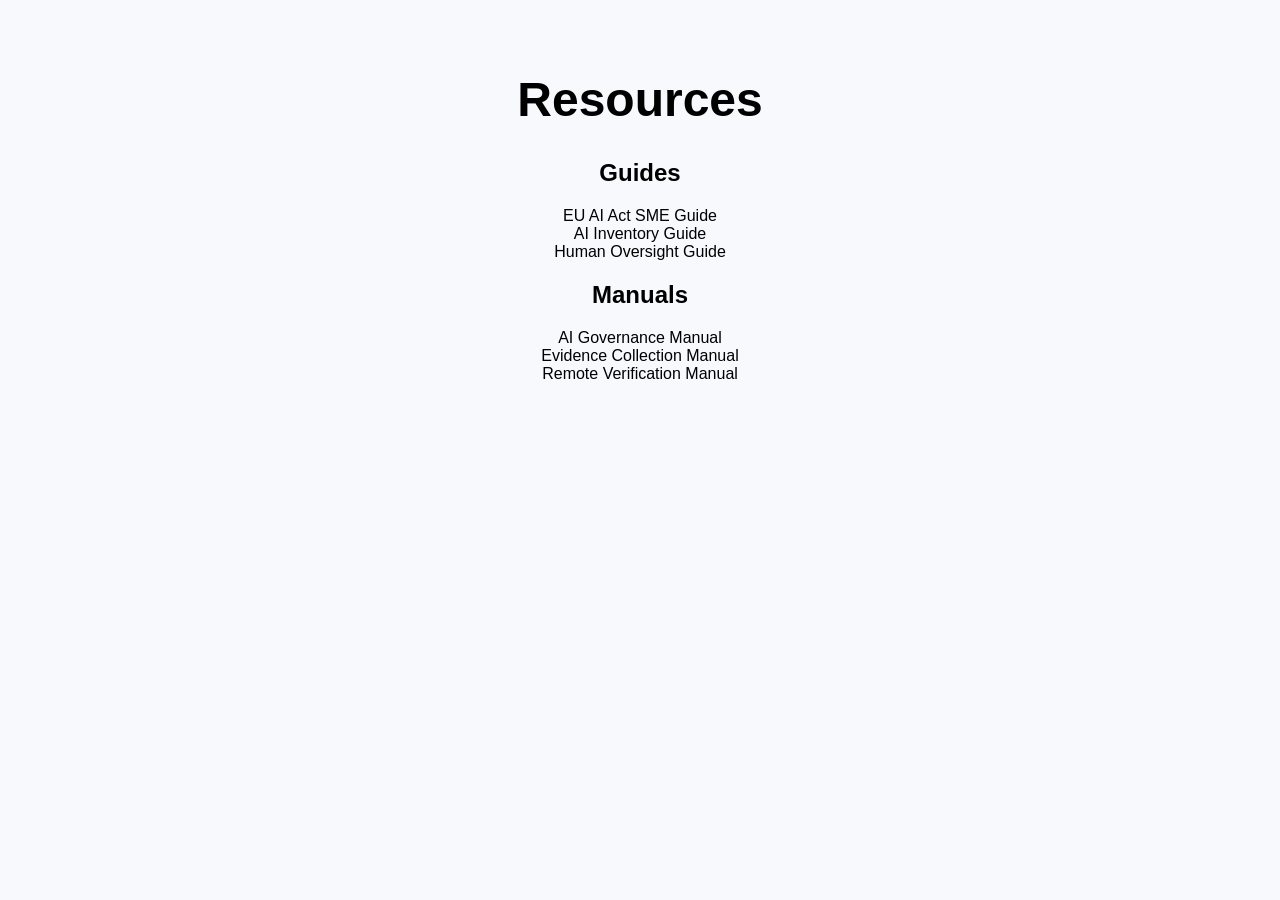
<file: resources.html>
<!doctype html>
<html><head><title>Resources - EU AI Act Ready</title><link rel="stylesheet" href="css/style.css"></head>
<body><main><h1>Resources</h1>
<h2>Guides</h2><p>EU AI Act SME Guide<br>AI Inventory Guide<br>Human Oversight Guide</p>
<h2>Manuals</h2><p>AI Governance Manual<br>Evidence Collection Manual<br>Remote Verification Manual</p>
</main></body></html>
</file>
<file: campaign/style.css>
:root{color-scheme:dark;--black:#050505;--panel:#101010;--line:#292929;--text:#f4f3ef;--muted:#aaa9a5;--red:#ff3847;--green:#bce5a4}*{box-sizing:border-box}html{scroll-behavior:smooth;scroll-padding-top:30px}body{margin:0;background:var(--black);color:var(--text);font-family:Arial,Helvetica,sans-serif;-webkit-font-smoothing:antialiased}a{color:inherit;text-decoration:none}button,input,select{font:inherit}button,a,input,select,summary{-webkit-tap-highlight-color:transparent}button{cursor:pointer}button:disabled{opacity:.4;cursor:not-allowed}a:focus-visible,button:focus-visible,input:focus-visible,select:focus-visible,summary:focus-visible{outline:2px solid var(--red);outline-offset:5px}.skip{position:absolute;top:-60px;background:white;color:black;padding:12px;z-index:2}.skip:focus{top:0}header,main,footer{max-width:1320px;margin:auto}header{height:105px;display:flex;align-items:center;justify-content:space-between;padding:0 52px;border-bottom:1px solid var(--line);gap:25px}.brand{display:flex;align-items:center;gap:11px;font-size:12px;font-weight:700;letter-spacing:.4px}.brand sup{font-size:8px}.brand small{display:block;color:var(--muted);font-size:8px;letter-spacing:2px;margin-top:6px}.brandmark{width:41px;height:41px;display:grid;place-content:center;border:1px solid #484848;font-size:23px;letter-spacing:-2px;font-weight:600}.brandmark>span{color:var(--red);display:contents}nav{display:flex;gap:28px;align-items:center;font-size:11px}.navcta{border:1px solid #444;padding:12px 17px;border-radius:4px}.hero{display:grid;grid-template-columns:1.12fr 1fr;gap:70px;padding:78px 52px 65px;align-items:center}.eyebrow{font-size:9px;letter-spacing:1.5px;line-height:1.7;font-weight:700;display:flex;align-items:center;gap:9px;margin:0 0 24px}.statusdot{width:6px;height:6px;border-radius:50%;background:var(--green);flex-shrink:0}h1,h2,h3,p{margin-top:0}h1{font-size:clamp(40px,4.6vw,63px);line-height:1.06;letter-spacing:-3.2px;margin-bottom:25px;font-weight:600}.accent{color:var(--red)}.lead{color:#bebdb8;font-size:16px;line-height:1.75;max-width:500px;margin-bottom:28px}.button{display:flex;justify-content:space-between;align-items:center;gap:25px;border:0;padding:17px 20px;border-radius:4px;font-size:12px;font-weight:700;line-height:1.3;min-height:50px;transition:background .15s,color .15s}.primary{background:var(--red);color:white}.primary:hover{background:#dc2436}.button span{font-size:18px;font-weight:400}.herobutton{max-width:295px;margin:28px 0 20px}.trustline{display:flex;gap:18px;font-size:10px;color:#b8b8b0}.trustline span:before{content:'✓';color:var(--green);margin-right:6px}.disclosure{font-size:10px;line-height:1.8;max-width:440px;color:#92928e;margin:28px 0 0}.chat{background:var(--panel);border:1px solid #353535;border-radius:10px;overflow:hidden;box-shadow:0 25px 90px #ff384707;scroll-margin-top:30px}.panelhead{display:flex;align-items:center;justify-content:space-between;padding:18px 20px;border-bottom:1px solid var(--line);gap:10px;font-size:8px;letter-spacing:1px}.panelhead>div{display:flex;align-items:center;gap:9px}.miniicon{font-size:20px;color:var(--red)}.tag{font-size:7px;letter-spacing:1px;padding:6px 7px;border:1px solid #3b3b3b;border-radius:3px;color:#a9a9a3}.chatinner{padding:24px}.chatmessage{display:flex;gap:12px;align-items:flex-start;margin-bottom:22px}.avatar{display:grid;place-content:center;width:29px;height:29px;border:1px solid #703139;color:var(--red);border-radius:5px;font-size:13px;flex-shrink:0}.chatmessage p{font-size:11px;line-height:1.9;color:#adada5;margin:0}.chatmessage strong{color:white;font-weight:500}label:not(.checkbox){display:block;font:8px/1.5 monospace;letter-spacing:1px;color:#b6b6ae;margin-bottom:8px}input:not([type=checkbox]),select{width:100%;border:1px solid #393939;background:#090909;color:white;border-radius:4px;padding:12px;margin-bottom:17px;font-size:12px;min-height:42px}input::placeholder{color:#777772}.checkbox{display:flex;gap:10px;font-size:9px;line-height:1.8;color:#b9b9b0;margin:0 0 20px;align-items:flex-start}.checkbox input{margin:2px 0 0;width:14px;height:14px;flex-shrink:0;accent-color:var(--red)}form .button{width:100%}.micro{font-size:10px;line-height:1.8;color:#92928c;margin:15px 0 0}form .micro{font-size:9px;text-align:center}.panelbottom{padding:14px 20px;border-top:1px solid var(--line);display:flex;justify-content:space-between;color:#a0a098;font:8px monospace;letter-spacing:1px}.numbers{display:grid;grid-template-columns:repeat(4,1fr);margin:0 52px;border-block:1px solid var(--line);padding:30px 0;gap:30px}.numbers div{display:flex;flex-direction:column;gap:11px}.numbers strong{font-size:34px;font-weight:500;letter-spacing:-1px}.numbers span{color:var(--muted);font-size:10px}section:not(.hero){padding:72px 52px}.story{display:grid;grid-template-columns:1fr 1fr;gap:100px;border-bottom:1px solid var(--line)}h2{font-size:clamp(30px,3.3vw,43px);line-height:1.13;letter-spacing:-1.9px;font-weight:500;margin-bottom:25px}.muted{color:#777773}.storycopy>p{font-size:14px;line-height:1.85;color:#b5b4ae}.storycopy .quote{border-left:2px solid var(--red);padding-left:20px;color:#e5e3da;margin-top:27px}.storycopy .attribution{font:9px monospace;letter-spacing:1px;line-height:2}.attribution span{display:block;color:#83837a;font:10px Arial;letter-spacing:0}.textlink{font-size:11px;color:#d4d4ca;border-bottom:1px solid #4b4b43;padding-bottom:5px;display:inline-block}.storycopy .textlink{margin-top:12px}.sectionheading{display:flex;align-items:flex-end;justify-content:space-between;gap:70px;margin-bottom:30px}.sectionheading>p{font-size:12px;line-height:1.8;color:var(--muted);max-width:330px}.catalog{display:grid;grid-template-columns:1fr 1fr;gap:0 40px}.catalog details{padding:20px 0;border-bottom:1px solid var(--line)}summary{list-style:none;cursor:pointer;display:flex;align-items:center;gap:13px;font-size:12px}summary::-webkit-details-marker{display:none}summary:after{content:'+';margin-left:auto;color:var(--red);font-size:20px}details[open]>summary:after{content:'−'}.number{color:#7d7d76;font:9px monospace}.count{font:8px monospace;color:#979790;margin-left:auto}.catalog ol{font-size:11px;line-height:2.2;color:#a7a79e;padding-left:35px;margin-bottom:0}.catalogue-note{max-width:850px;margin-top:24px}.how,.rrvibenefits{border-block:1px solid var(--line)}.steps{display:grid;grid-template-columns:repeat(3,1fr);gap:55px}.steps article>span{color:var(--red);font:9px monospace;letter-spacing:1px}.steps h3{font-size:19px;letter-spacing:-.5px;font-weight:500;margin:20px 0 13px}.steps p{font-size:12px;line-height:1.9;color:var(--muted);max-width:290px;margin-bottom:0}.faq{max-width:900px;margin:auto}.faq details{border-bottom:1px solid var(--line);padding:20px 0}.faq details p{font-size:12px;line-height:1.9;color:var(--muted);margin:18px 0 0}.faq a{text-decoration:underline}.lastcta{text-align:center;border-top:1px solid var(--line);background:radial-gradient(ellipse at bottom,#2c0e12,transparent 70%)}.lastcta .eyebrow{justify-content:center}.lastcta .button{max-width:315px;margin:30px auto 0}footer{padding:30px 52px;display:flex;align-items:center;justify-content:space-between;gap:30px;border-top:1px solid var(--line)}footer>span{font-size:9px;color:#92928a}.error{color:#ff8992;font-size:11px;line-height:1.6;margin:15px 0 0}.thankyou .confirmation{padding-top:50px;border-bottom:1px solid var(--line)}.confirmation h1{font-size:40px;letter-spacing:-1.7px;margin-bottom:18px}.confirmrow{display:grid;grid-template-columns:1.5fr 1fr;gap:70px;align-items:center}.confirmation .lead{font-size:13px;margin:0}.downloadpanel .button{width:100%}.light{background:#f1f0e8;color:#0a0a0a}.light:hover{background:#d6d4c8}.rrvihero{display:grid;grid-template-columns:1.12fr 1fr;gap:90px;align-items:center}.rrvihero h2{font-size:clamp(40px,4.9vw,65px);line-height:1.06;letter-spacing:-3px}.redline{height:2px;width:23px;background:var(--red)}.rrvi-name{font-size:36px;letter-spacing:-1px;display:flex;gap:20px;align-items:center;margin:25px 0}.rrvi-name span{font-size:10px;line-height:1.7;letter-spacing:0;color:#b0b0a6;border-left:1px solid #444;padding-left:20px}.bodycopy{font-size:13px;line-height:1.9;color:#b0b0a6;max-width:470px}.rrvitext .button{max-width:355px;margin-top:26px}.monitor{border:1px solid #393939;border-radius:8px;background:#0c0c0c;padding:22px}.monitorhead{font:8px monospace;letter-spacing:1px;display:flex;justify-content:space-between;align-items:center;gap:10px}.radar{position:relative;height:250px;display:grid;place-content:center;background:radial-gradient(circle at center,transparent 40px,#292929 41px,transparent 42px,transparent 75px,#202020 76px,transparent 77px,transparent 106px,#191919 107px,transparent 108px)}.radarcore{display:grid;place-content:center;border:1px solid #c33444;border-radius:50%;width:65px;height:65px;font-size:28px;color:var(--red);background:#1c0c0f;box-shadow:0 0 40px #ff384711}.radarlabel{font:7px monospace;letter-spacing:1px;color:#a6a69b;position:absolute;text-align:center;left:0;right:0}.labeltop{top:20px}.labelbottom{bottom:20px}.monitorrow{border-top:1px solid var(--line);padding:16px 0;display:flex;justify-content:space-between;gap:20px;font-size:10px}.monitorrow span{color:#94948b}.monitorrow b{font-weight:400;color:#d4dbca}.monitorrow .warning{color:#e6ba78}.configuration{display:grid;grid-template-columns:1.2fr 1fr;gap:100px;align-items:center}.configactions .button{width:100%;margin-bottom:12px}.outline{border:1px solid #4e4e45;background:transparent;color:#e5e5dc}.outline:hover{background:#191916}.configactions .textlink{margin-top:12px}.downloadstatus{font-size:11px;line-height:1.8;color:var(--green);margin:14px 0 0}.exit{display:flex;align-items:center;justify-content:space-between;gap:40px;border-top:1px solid var(--line)}.exit .micro{margin:0;max-width:320px}button[hidden],[hidden]{display:none!important}@media(min-width:1400px){h1{font-size:64px}}@media(max-width:1000px){header{padding:0 28px}.hero{padding:55px 28px;gap:35px}section:not(.hero){padding:55px 28px}.numbers{margin:0 28px}.story,.configuration{gap:50px}.rrvihero{gap:40px}footer{padding:28px}.trustline{gap:10px}h1{letter-spacing:-2px}.sectionheading{gap:30px}}@media(max-width:700px){header{height:85px;padding:0 20px}nav>a:not(.navcta){display:none}nav{gap:0}.navcta{font-size:10px;padding:10px}.brand{font-size:10px}.brandmark{width:33px;height:33px}.hero{grid-template-columns:1fr;padding:42px 20px;gap:36px}.hero h1{font-size:clamp(37px,8.8vw,58px);letter-spacing:-2px}.eyebrow{font-size:8px;letter-spacing:1.1px}.lead{font-size:14px}.herobutton{max-width:none}.numbers{grid-template-columns:1fr 1fr;margin:0 20px;gap:30px}.numbers strong{font-size:29px}.numbers span{font-size:9px}section:not(.hero){padding:45px 20px}.story,.configuration,.rrvihero,.confirmrow{grid-template-columns:1fr;gap:30px}h2{font-size:33px;letter-spacing:-1.4px}.catalog{grid-template-columns:1fr}.sectionheading{display:block}.sectionheading>p{margin-top:20px}.steps{grid-template-columns:1fr;gap:30px}.steps h3{margin-top:12px}.steps p{max-width:none}.steps article{border-bottom:1px solid var(--line);padding-bottom:25px}.steps article:last-child{border:0;padding-bottom:0}.rrvihero h2{font-size:46px;letter-spacing:-2px}.confirmation h1{font-size:33px}.chatinner{padding:20px}.exit{display:block}.exit .micro{margin-top:20px;max-width:none}footer{padding:25px 20px;display:block}footer>span{display:block;margin-top:20px;line-height:1.8}.thankyou header>.textlink{font-size:9px}.lastcta h2{font-size:30px}.lastcta .eyebrow{font-size:7px}.radar{height:235px}}@media(prefers-reduced-motion:reduce){html{scroll-behavior:auto}*{transition:none!important}}
</file>
<file: css/style.css>
body{font-family:Arial;background:#f7f9fc;text-align:center;margin:0;padding:40px}header{display:flex;justify-content:space-between}h1{font-size:48px}.answer{background:white}
</file>
